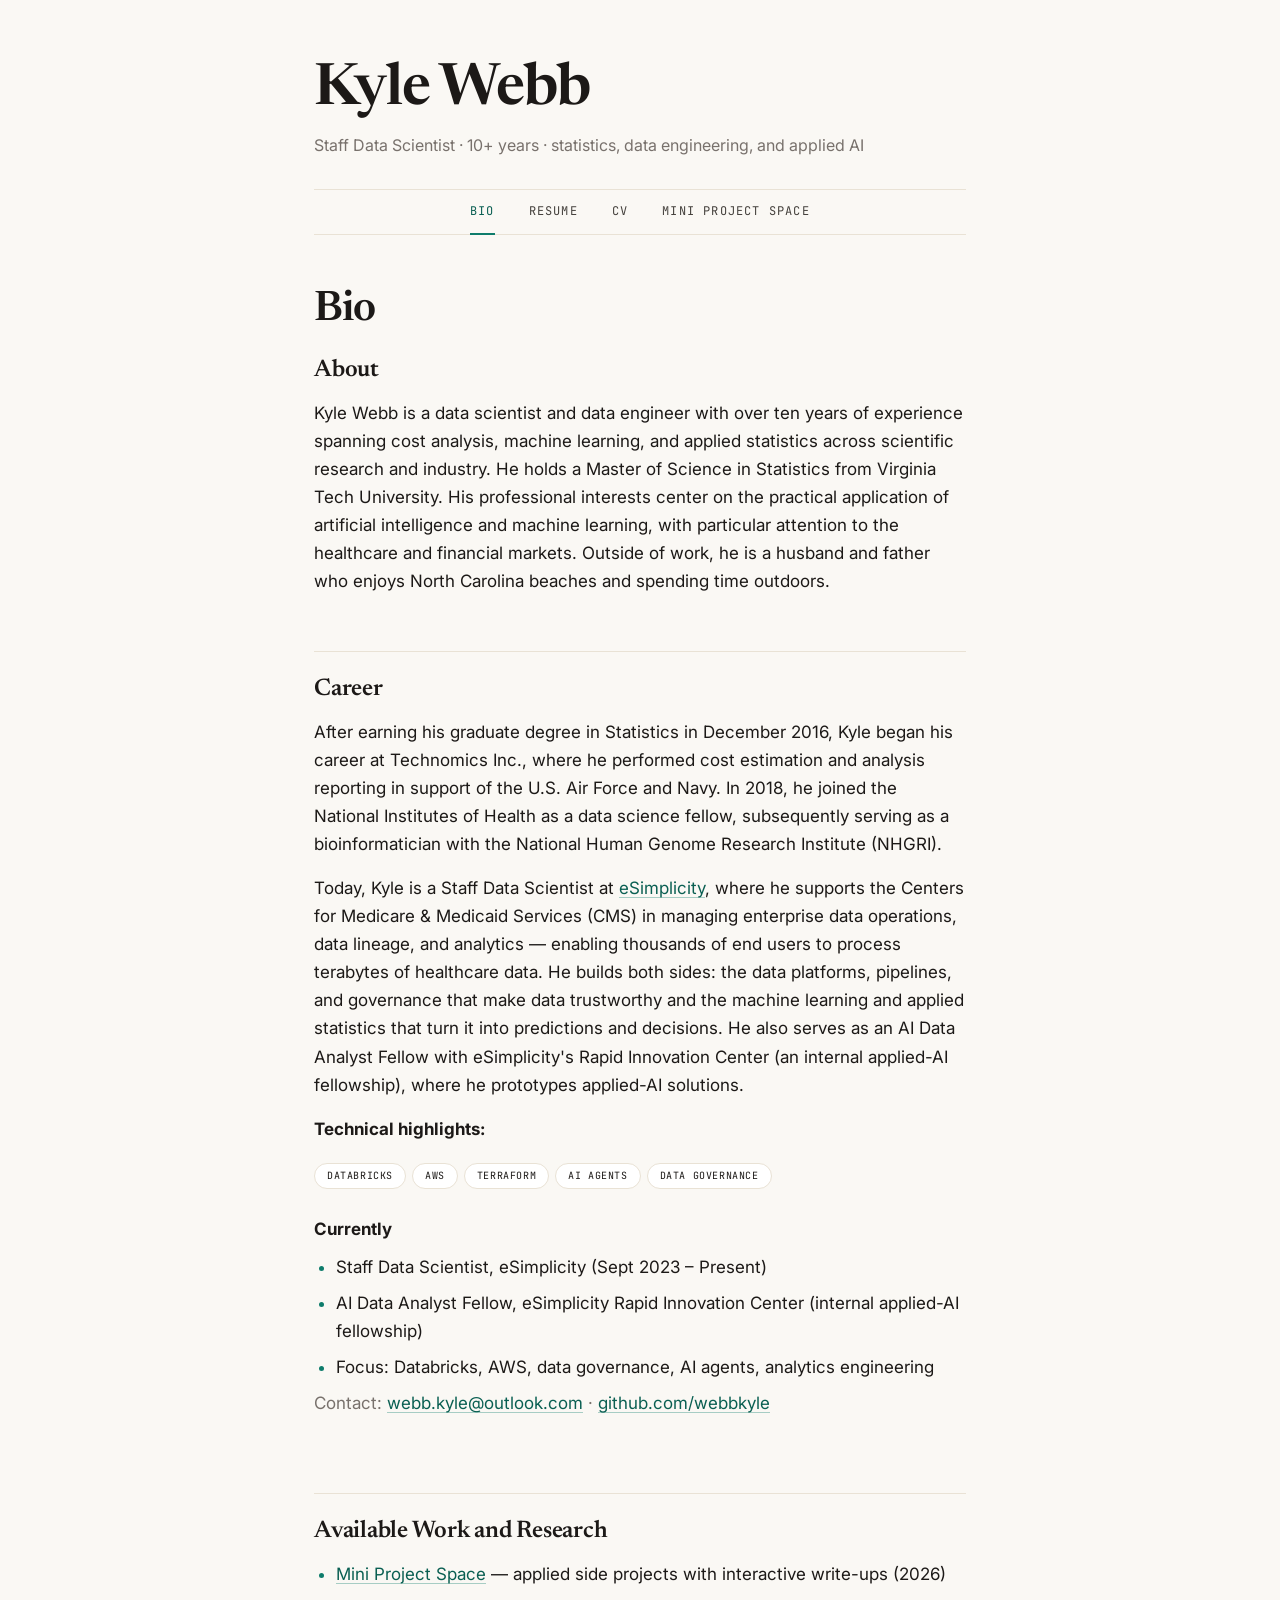
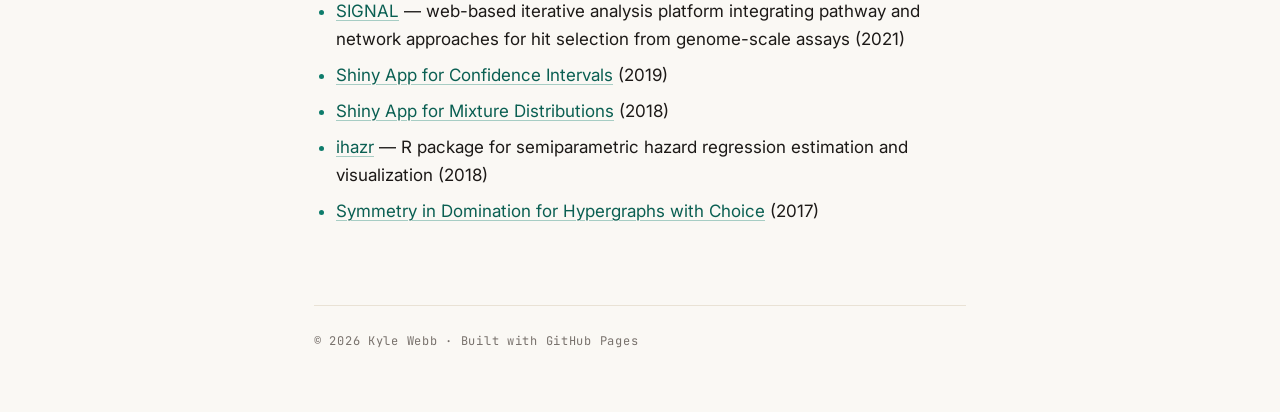
<file: index.html>
<!DOCTYPE html>
<html lang="en">
<head>
<meta charset="utf-8">
<meta name="viewport" content="width=device-width, initial-scale=1">
<title>Kyle Webb — Data Scientist</title>
<link rel="preconnect" href="https://fonts.googleapis.com">
<link rel="preconnect" href="https://fonts.gstatic.com" crossorigin>
<link href="https://fonts.googleapis.com/css2?family=Newsreader:opsz,wght@6..72,400;6..72,500;6..72,600&family=Inter:wght@400;500;600&family=JetBrains+Mono:wght@400;500&display=swap" rel="stylesheet">
<link rel="stylesheet" href="/assets/css/style.css">
<link rel="icon" href="/assets/favicon.svg" type="image/svg+xml">
</head>
<body>
<div class="wrap">
<header class="site">
<p class="name">Kyle Webb</p>
<p class="tagline">Staff Data Scientist · 10+ years · statistics, data engineering, and applied AI</p>
<nav>
<a href="/" class="active">Bio</a>
<a href="/resume/">Resume</a>
<a href="/cv/">CV</a>
<a href="/mini-projects/">Mini Project Space</a>
</nav>
</header>

<main>
<h1>Bio</h1>

<h2 class="content-sub-header">About</h2>
<p>Kyle Webb is a data scientist and data engineer with over ten years of experience spanning cost analysis, machine learning, and applied statistics across scientific research and industry. He holds a Master of Science in Statistics from Virginia Tech University. His professional interests center on the practical application of artificial intelligence and machine learning, with particular attention to the healthcare and financial markets. Outside of work, he is a husband and father who enjoys North Carolina beaches and spending time outdoors.</p>

<h2 class="content-sub-header">Career</h2>
<p>After earning his graduate degree in Statistics in December 2016, Kyle began his career at Technomics Inc., where he performed cost estimation and analysis reporting in support of the U.S. Air Force and Navy. In 2018, he joined the National Institutes of Health as a data science fellow, subsequently serving as a bioinformatician with the National Human Genome Research Institute (NHGRI).</p>

<p>Today, Kyle is a Staff Data Scientist at <a href="https://esimplicity.com/">eSimplicity</a>, where he supports the Centers for Medicare &amp; Medicaid Services (CMS) in managing enterprise data operations, data lineage, and analytics — enabling thousands of end users to process terabytes of healthcare data. He builds both sides: the data platforms, pipelines, and governance that make data trustworthy and the machine learning and applied statistics that turn it into predictions and decisions. He also serves as an AI Data Analyst Fellow with eSimplicity's Rapid Innovation Center (an internal applied-AI fellowship), where he prototypes applied-AI solutions.</p>

<p><strong>Technical highlights:</strong></p>
<p class="tags"><span class="tag">Databricks</span><span class="tag">AWS</span><span class="tag">Terraform</span><span class="tag">AI agents</span><span class="tag">Data governance</span></p>

<div class="card">
<strong>Currently</strong>
<ul class="tight">
<li>Staff Data Scientist, eSimplicity (Sept 2023 – Present)</li>
<li>AI Data Analyst Fellow, eSimplicity Rapid Innovation Center (internal applied-AI fellowship)</li>
<li>Focus: Databricks, AWS, data governance, AI agents, analytics engineering</li>
</ul>
<p class="muted" style="margin-bottom:0">Contact: <a href="mailto:webb.kyle@outlook.com">webb.kyle@outlook.com</a> · <a href="https://github.com/webbkyle">github.com/webbkyle</a></p>
</div>

<h2 class="content-sub-header">Available Work and Research</h2>
<ul class="tight">
<li><a href="/mini-projects/">Mini Project Space</a> — applied side projects with interactive write-ups (2026)</li>
<li><a href="https://www.sciencedirect.com/science/article/pii/S2405471221000818">SIGNAL</a> — web-based iterative analysis platform integrating pathway and network approaches for hit selection from genome-scale assays (2021)</li>
<li><a href="https://webb-kyle.shinyapps.io/shinyapp-confidence-int/">Shiny App for Confidence Intervals</a> (2019)</li>
<li><a href="https://webb-kyle.shinyapps.io/mixture_simulation/">Shiny App for Mixture Distributions</a> (2018)</li>
<li><a href="https://github.com/webbkyle/ihazr">ihazr</a> — R package for semiparametric hazard regression estimation and visualization (2018)</li>
<li><a href="https://doi.org/10.3390/sym9030046">Symmetry in Domination for Hypergraphs with Choice</a> (2017)</li>
</ul>
</main>

<footer class="site">
© 2026 Kyle Webb · Built with GitHub Pages
</footer>
</div>
</body>
</html>
</file>
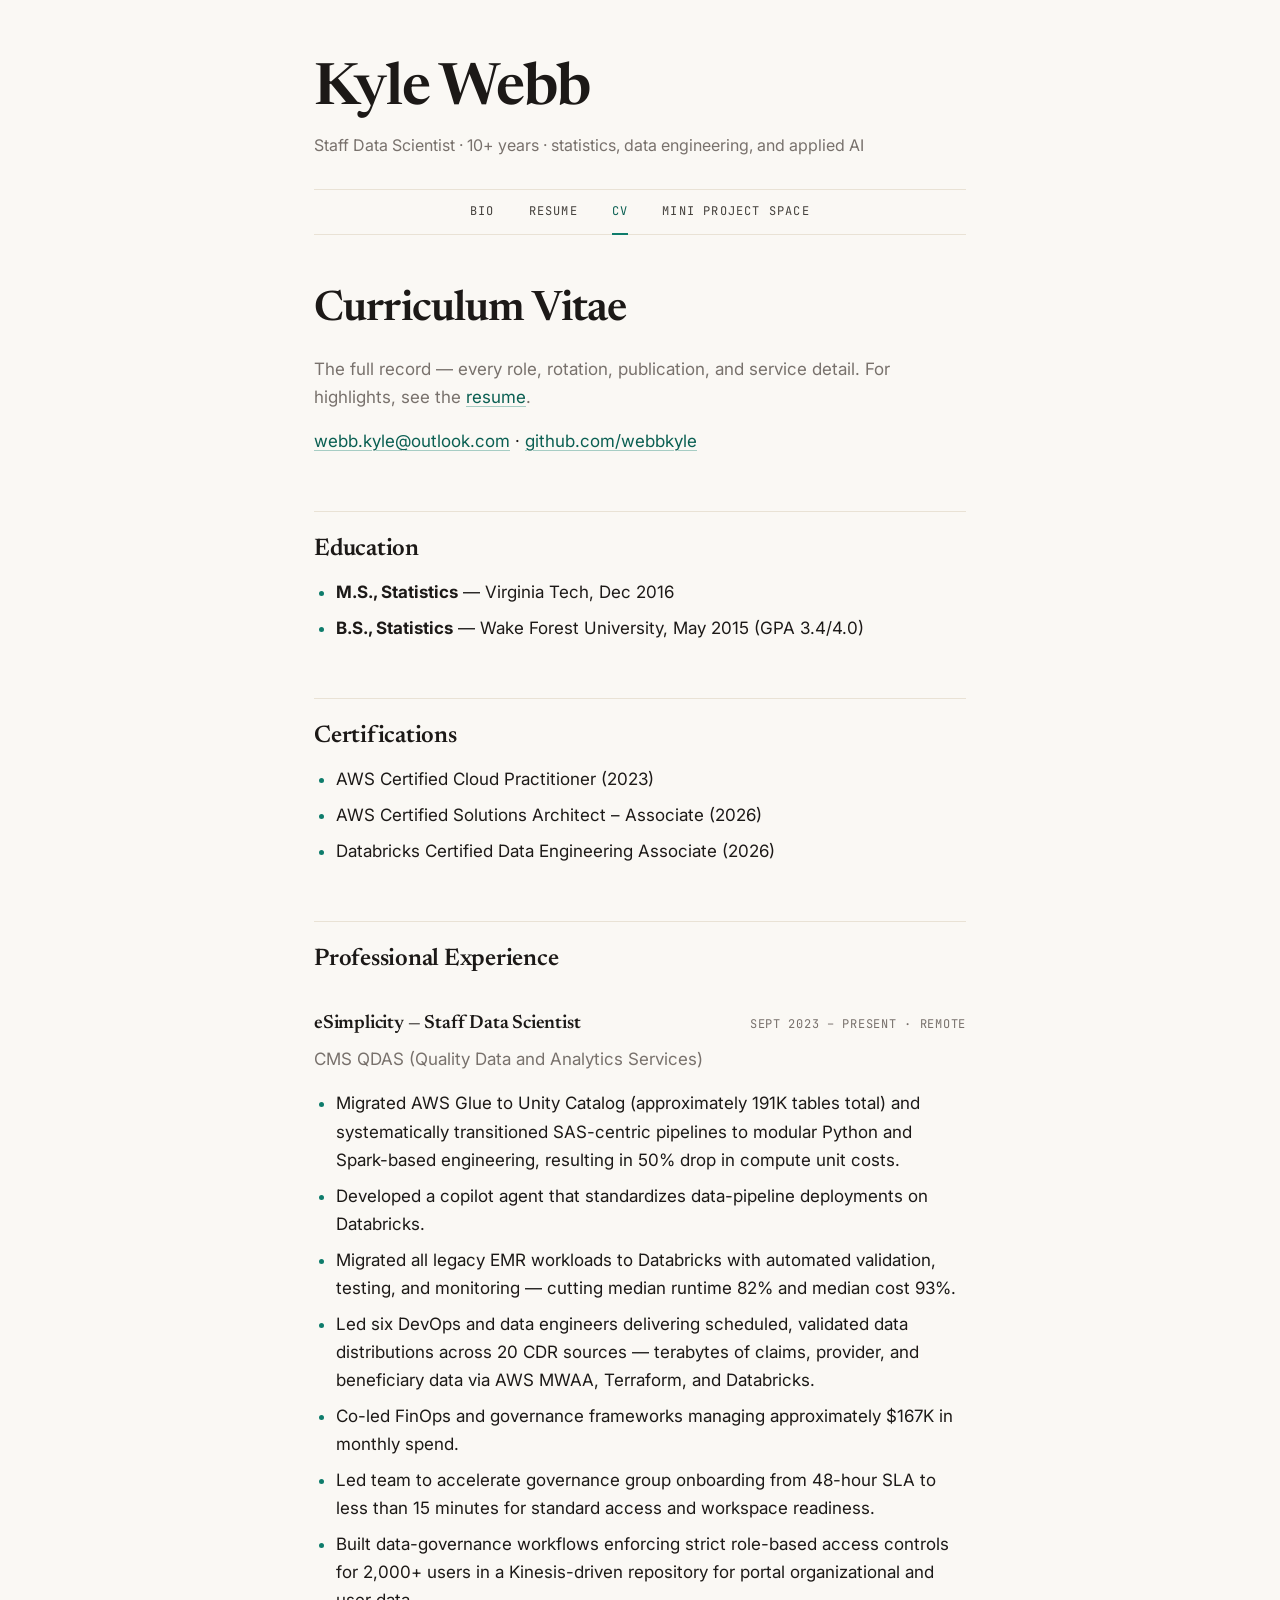
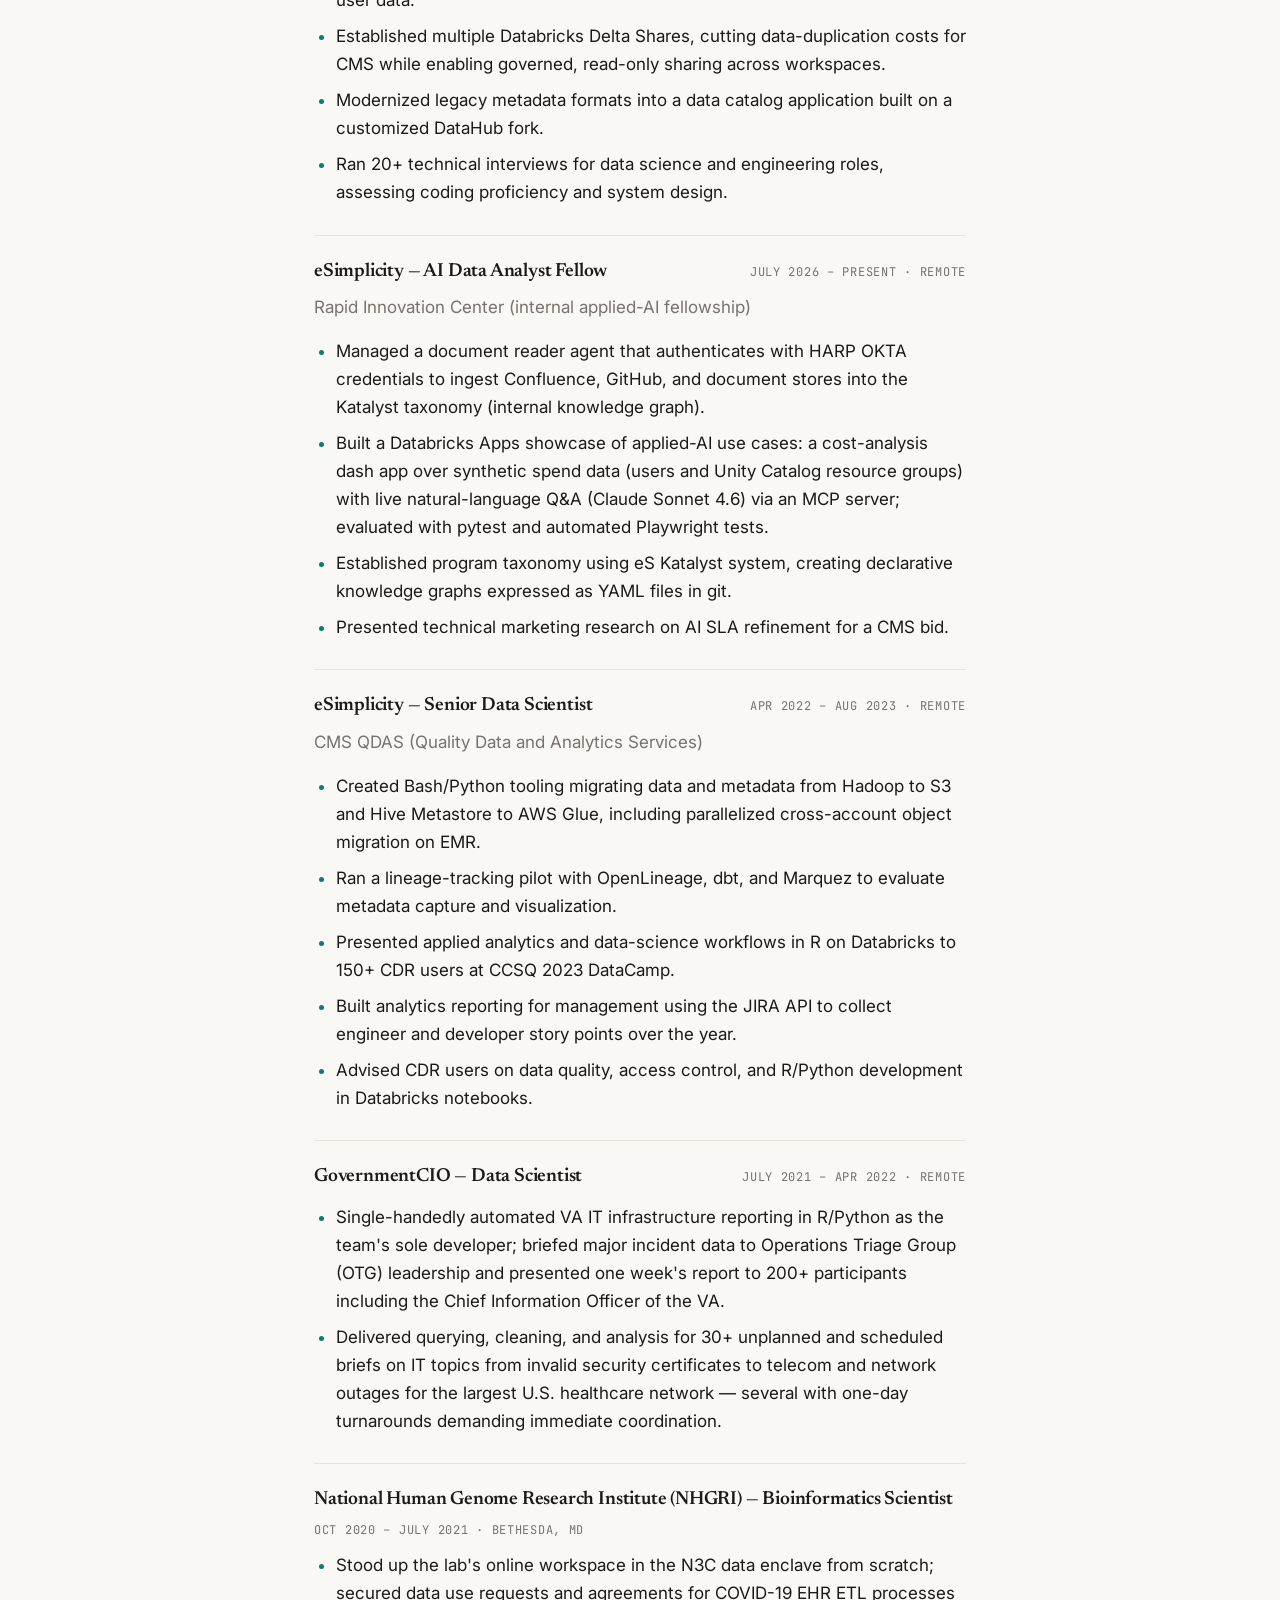
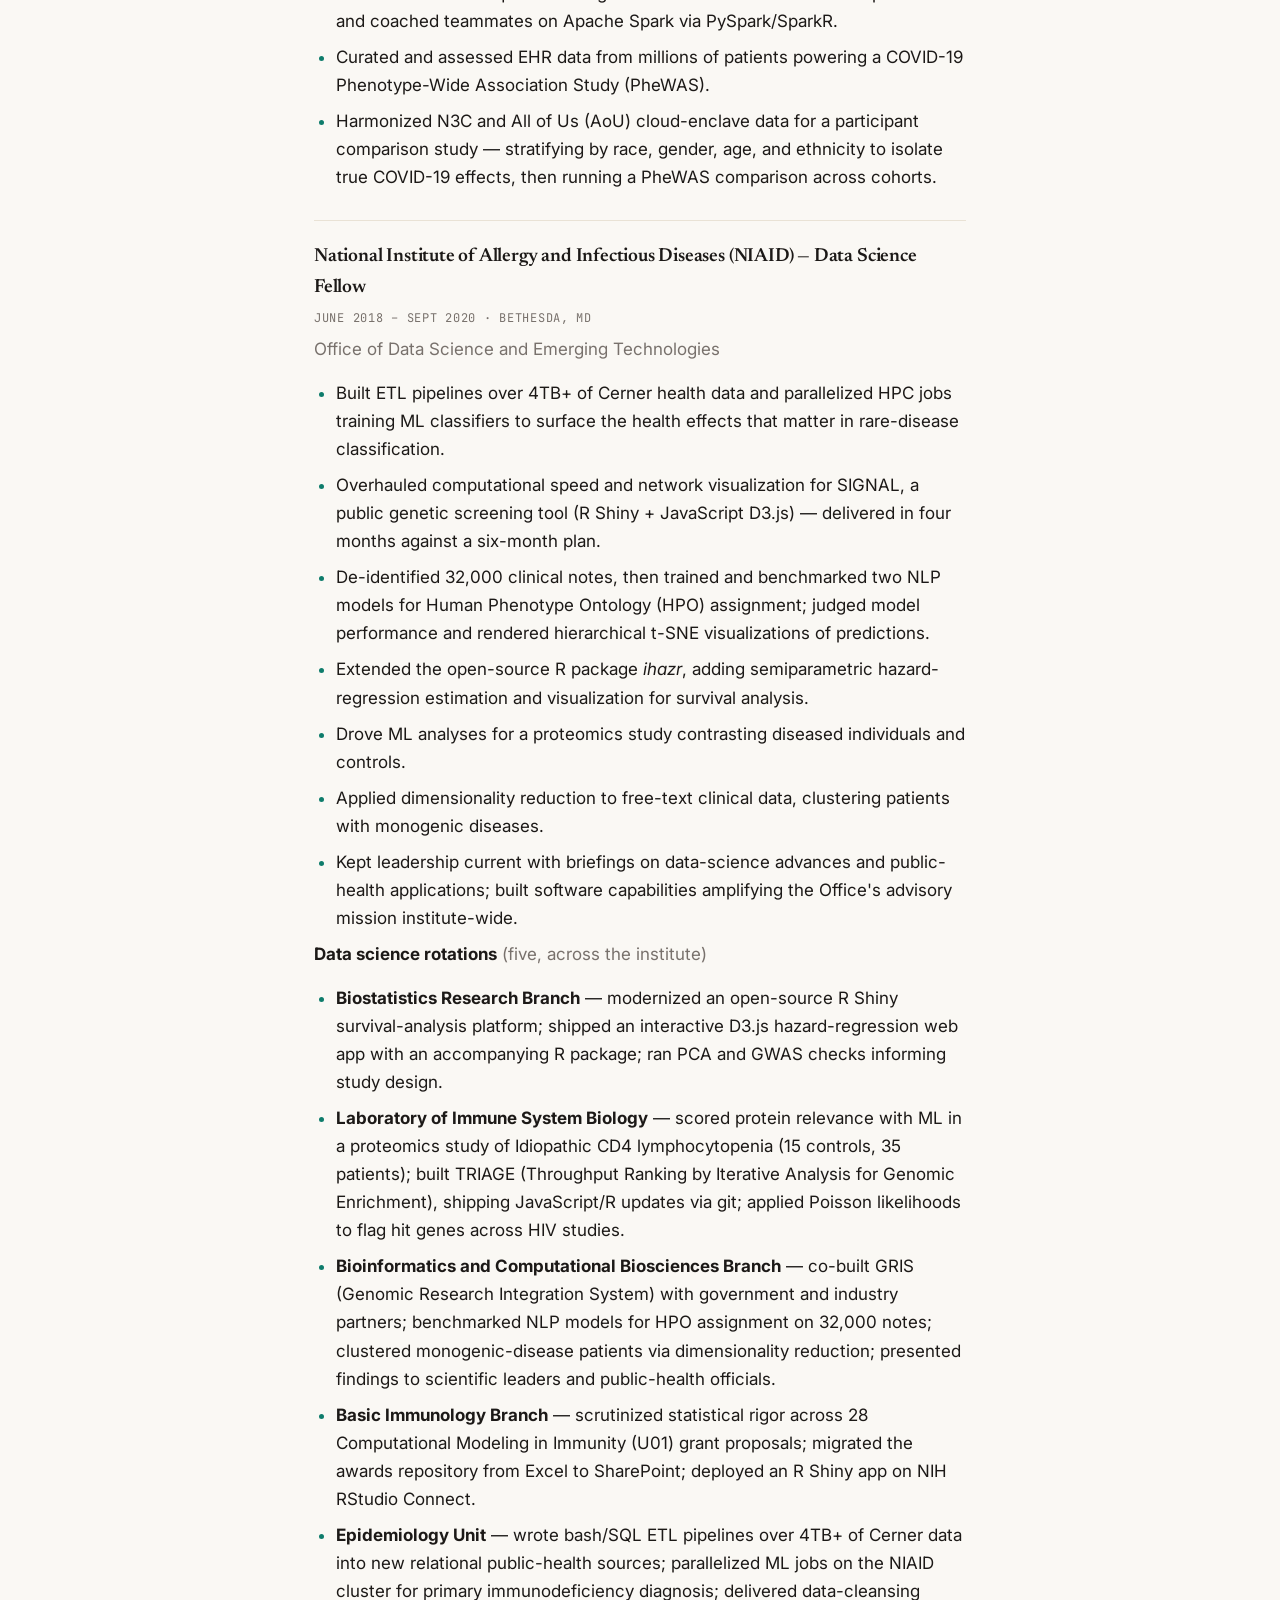
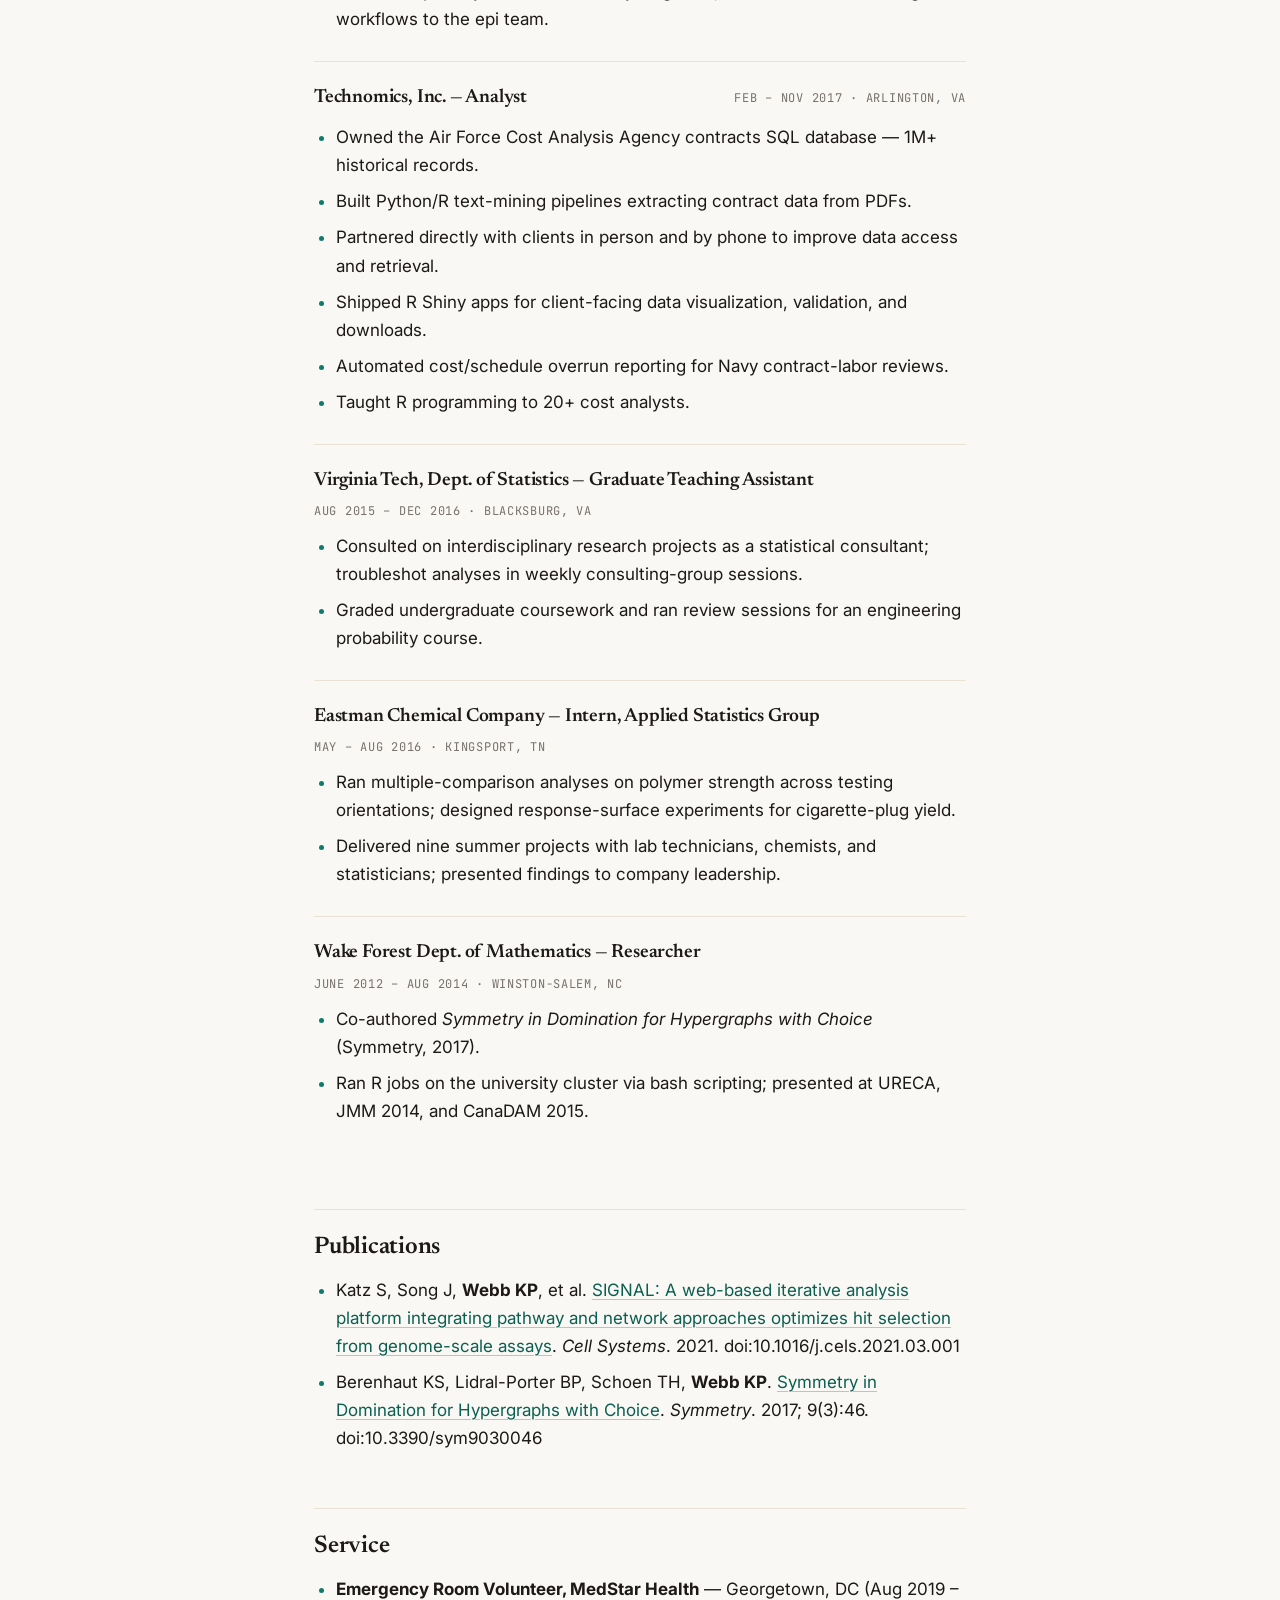
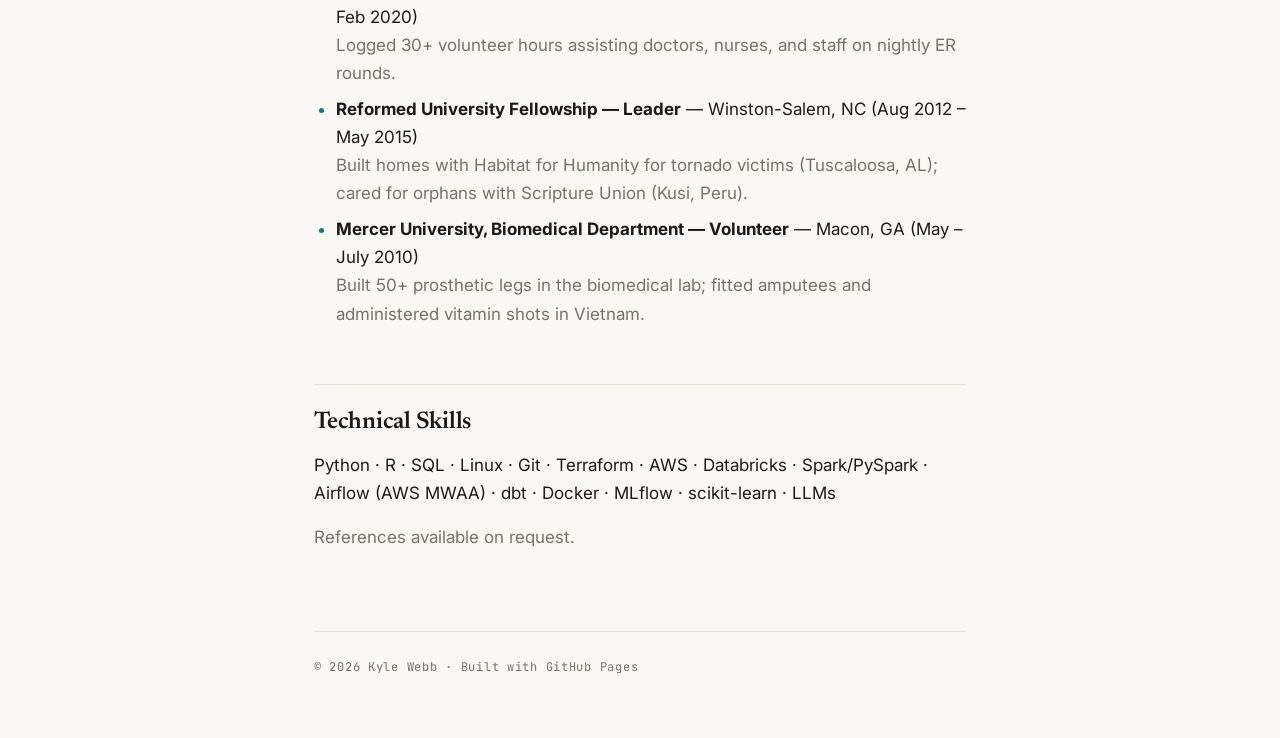
<file: cv/index.html>
<!DOCTYPE html>
<html lang="en">
<head>
<meta charset="utf-8">
<meta name="viewport" content="width=device-width, initial-scale=1">
<title>CV — Kyle Webb</title>
<link rel="preconnect" href="https://fonts.googleapis.com">
<link rel="preconnect" href="https://fonts.gstatic.com" crossorigin>
<link href="https://fonts.googleapis.com/css2?family=Newsreader:opsz,wght@6..72,400;6..72,500;6..72,600&family=Inter:wght@400;500;600&family=JetBrains+Mono:wght@400;500&display=swap" rel="stylesheet">
<link rel="stylesheet" href="/assets/css/style.css">
<link rel="icon" href="/assets/favicon.svg" type="image/svg+xml">
</head>
<body>
<div class="wrap">
<header class="site">
<p class="name">Kyle Webb</p>
<p class="tagline">Staff Data Scientist · 10+ years · statistics, data engineering, and applied AI</p>
<nav>
<a href="/">Bio</a>
<a href="/resume/">Resume</a>
<a href="/cv/" class="active">CV</a>
<a href="/mini-projects/">Mini Project Space</a>
</nav>
</header>

<main>
<h1>Curriculum Vitae</h1>
<p class="muted">The full record — every role, rotation, publication, and service detail. For highlights, see the <a href="/resume/">resume</a>.</p>
<p><a href="mailto:webb.kyle@outlook.com">webb.kyle@outlook.com</a> · <a href="https://github.com/webbkyle">github.com/webbkyle</a></p>

<h2>Education</h2>
<ul class="tight">
<li><strong>M.S., Statistics</strong> — Virginia Tech, Dec 2016</li>
<li><strong>B.S., Statistics</strong> — Wake Forest University, May 2015 (GPA 3.4/4.0)</li>
</ul>

<h2>Certifications</h2>
<ul class="tight">
<li>AWS Certified Cloud Practitioner (2023)</li>
<li>AWS Certified Solutions Architect – Associate (2026)</li>
<li>Databricks Certified Data Engineering Associate (2026)</li>
</ul>

<h2>Professional Experience</h2>

<div class="card">
<div class="job-head"><strong>eSimplicity — Staff Data Scientist</strong><span class="job-date">Sept 2023 – Present · Remote</span></div>
<p class="muted" style="margin-top:0">CMS QDAS (Quality Data and Analytics Services)</p>
<ul class="tight">
<li>Migrated AWS Glue to Unity Catalog (approximately 191K tables total) and systematically transitioned SAS-centric pipelines to modular Python and Spark-based engineering, resulting in 50% drop in compute unit costs.</li>
<li>Developed a copilot agent that standardizes data-pipeline deployments on Databricks.</li>
<li>Migrated all legacy EMR workloads to Databricks with automated validation, testing, and monitoring — cutting median runtime 82% and median cost 93%.</li>
<li>Led six DevOps and data engineers delivering scheduled, validated data distributions across 20 CDR sources — terabytes of claims, provider, and beneficiary data via AWS MWAA, Terraform, and Databricks.</li>
<li>Co-led FinOps and governance frameworks managing approximately $167K in monthly spend.</li>
<li>Led team to accelerate governance group onboarding from 48-hour SLA to less than 15 minutes for standard access and workspace readiness.</li>
<li>Built data-governance workflows enforcing strict role-based access controls for 2,000+ users in a Kinesis-driven repository for portal organizational and user data.</li>
<li>Established multiple Databricks Delta Shares, cutting data-duplication costs for CMS while enabling governed, read-only sharing across workspaces.</li>
<li>Modernized legacy metadata formats into a data catalog application built on a customized DataHub fork.</li>
<li>Ran 20+ technical interviews for data science and engineering roles, assessing coding proficiency and system design.</li>
</ul>
</div>

<div class="card">
<div class="job-head"><strong>eSimplicity — AI Data Analyst Fellow</strong><span class="job-date">July 2026 – Present · Remote</span></div>
<p class="muted" style="margin-top:0">Rapid Innovation Center (internal applied-AI fellowship)</p>
<ul class="tight">
<li>Managed a document reader agent that authenticates with HARP OKTA credentials to ingest Confluence, GitHub, and document stores into the Katalyst taxonomy (internal knowledge graph).</li>
<li>Built a Databricks Apps showcase of applied-AI use cases: a cost-analysis dash app over synthetic spend data (users and Unity Catalog resource groups) with live natural-language Q&A (Claude Sonnet 4.6) via an MCP server; evaluated with pytest and automated Playwright tests.</li>
<li>Established program taxonomy using eS Katalyst system, creating declarative knowledge graphs expressed as YAML files in git.</li>
<li>Presented technical marketing research on AI SLA refinement for a CMS bid.</li>
</ul>
</div>

<div class="card">
<div class="job-head"><strong>eSimplicity — Senior Data Scientist</strong><span class="job-date">Apr 2022 – Aug 2023 · Remote</span></div>
<p class="muted" style="margin-top:0">CMS QDAS (Quality Data and Analytics Services)</p>
<ul class="tight">
<li>Created Bash/Python tooling migrating data and metadata from Hadoop to S3 and Hive Metastore to AWS Glue, including parallelized cross-account object migration on EMR.</li>
<li>Ran a lineage-tracking pilot with OpenLineage, dbt, and Marquez to evaluate metadata capture and visualization.</li>
<li>Presented applied analytics and data-science workflows in R on Databricks to 150+ CDR users at CCSQ 2023 DataCamp.</li>
<li>Built analytics reporting for management using the JIRA API to collect engineer and developer story points over the year.</li>
<li>Advised CDR users on data quality, access control, and R/Python development in Databricks notebooks.</li>
</ul>
</div>

<div class="card">
<div class="job-head"><strong>GovernmentCIO — Data Scientist</strong><span class="job-date">July 2021 – Apr 2022 · Remote</span></div>
<ul class="tight">
<li>Single-handedly automated VA IT infrastructure reporting in R/Python as the team's sole developer; briefed major incident data to Operations Triage Group (OTG) leadership and presented one week's report to 200+ participants including the Chief Information Officer of the VA.</li>
<li>Delivered querying, cleaning, and analysis for 30+ unplanned and scheduled briefs on IT topics from invalid security certificates to telecom and network outages for the largest U.S. healthcare network — several with one-day turnarounds demanding immediate coordination.</li>
</ul>
</div>

<div class="card">
<div class="job-head"><strong>National Human Genome Research Institute (NHGRI) — Bioinformatics Scientist</strong><span class="job-date">Oct 2020 – July 2021 · Bethesda, MD</span></div>
<ul class="tight">
<li>Stood up the lab's online workspace in the N3C data enclave from scratch; secured data use requests and agreements for COVID-19 EHR ETL processes and coached teammates on Apache Spark via PySpark/SparkR.</li>
<li>Curated and assessed EHR data from millions of patients powering a COVID-19 Phenotype-Wide Association Study (PheWAS).</li>
<li>Harmonized N3C and All of Us (AoU) cloud-enclave data for a participant comparison study — stratifying by race, gender, age, and ethnicity to isolate true COVID-19 effects, then running a PheWAS comparison across cohorts.</li>
</ul>
</div>

<div class="card">
<div class="job-head"><strong>National Institute of Allergy and Infectious Diseases (NIAID) — Data Science Fellow</strong><span class="job-date">June 2018 – Sept 2020 · Bethesda, MD</span></div>
<p class="muted" style="margin-top:0">Office of Data Science and Emerging Technologies</p>
<ul class="tight">
<li>Built ETL pipelines over 4TB+ of Cerner health data and parallelized HPC jobs training ML classifiers to surface the health effects that matter in rare-disease classification.</li>
<li>Overhauled computational speed and network visualization for SIGNAL, a public genetic screening tool (R Shiny + JavaScript D3.js) — delivered in four months against a six-month plan.</li>
<li>De-identified 32,000 clinical notes, then trained and benchmarked two NLP models for Human Phenotype Ontology (HPO) assignment; judged model performance and rendered hierarchical t-SNE visualizations of predictions.</li>
<li>Extended the open-source R package <em>ihazr</em>, adding semiparametric hazard-regression estimation and visualization for survival analysis.</li>
<li>Drove ML analyses for a proteomics study contrasting diseased individuals and controls.</li>
<li>Applied dimensionality reduction to free-text clinical data, clustering patients with monogenic diseases.</li>
<li>Kept leadership current with briefings on data-science advances and public-health applications; built software capabilities amplifying the Office's advisory mission institute-wide.</li>
</ul>
<p><strong>Data science rotations</strong> <span class="muted">(five, across the institute)</span></p>
<ul class="tight">
<li><strong>Biostatistics Research Branch</strong> — modernized an open-source R Shiny survival-analysis platform; shipped an interactive D3.js hazard-regression web app with an accompanying R package; ran PCA and GWAS checks informing study design.</li>
<li><strong>Laboratory of Immune System Biology</strong> — scored protein relevance with ML in a proteomics study of Idiopathic CD4 lymphocytopenia (15 controls, 35 patients); built TRIAGE (Throughput Ranking by Iterative Analysis for Genomic Enrichment), shipping JavaScript/R updates via git; applied Poisson likelihoods to flag hit genes across HIV studies.</li>
<li><strong>Bioinformatics and Computational Biosciences Branch</strong> — co-built GRIS (Genomic Research Integration System) with government and industry partners; benchmarked NLP models for HPO assignment on 32,000 notes; clustered monogenic-disease patients via dimensionality reduction; presented findings to scientific leaders and public-health officials.</li>
<li><strong>Basic Immunology Branch</strong> — scrutinized statistical rigor across 28 Computational Modeling in Immunity (U01) grant proposals; migrated the awards repository from Excel to SharePoint; deployed an R Shiny app on NIH RStudio Connect.</li>
<li><strong>Epidemiology Unit</strong> — wrote bash/SQL ETL pipelines over 4TB+ of Cerner data into new relational public-health sources; parallelized ML jobs on the NIAID cluster for primary immunodeficiency diagnosis; delivered data-cleansing workflows to the epi team.</li>
</ul>
</div>

<div class="card">
<div class="job-head"><strong>Technomics, Inc. — Analyst</strong><span class="job-date">Feb – Nov 2017 · Arlington, VA</span></div>
<ul class="tight">
<li>Owned the Air Force Cost Analysis Agency contracts SQL database — 1M+ historical records.</li>
<li>Built Python/R text-mining pipelines extracting contract data from PDFs.</li>
<li>Partnered directly with clients in person and by phone to improve data access and retrieval.</li>
<li>Shipped R Shiny apps for client-facing data visualization, validation, and downloads.</li>
<li>Automated cost/schedule overrun reporting for Navy contract-labor reviews.</li>
<li>Taught R programming to 20+ cost analysts.</li>
</ul>
</div>

<div class="card">
<div class="job-head"><strong>Virginia Tech, Dept. of Statistics — Graduate Teaching Assistant</strong><span class="job-date">Aug 2015 – Dec 2016 · Blacksburg, VA</span></div>
<ul class="tight">
<li>Consulted on interdisciplinary research projects as a statistical consultant; troubleshot analyses in weekly consulting-group sessions.</li>
<li>Graded undergraduate coursework and ran review sessions for an engineering probability course.</li>
</ul>
</div>

<div class="card">
<div class="job-head"><strong>Eastman Chemical Company — Intern, Applied Statistics Group</strong><span class="job-date">May – Aug 2016 · Kingsport, TN</span></div>
<ul class="tight">
<li>Ran multiple-comparison analyses on polymer strength across testing orientations; designed response-surface experiments for cigarette-plug yield.</li>
<li>Delivered nine summer projects with lab technicians, chemists, and statisticians; presented findings to company leadership.</li>
</ul>
</div>

<div class="card">
<div class="job-head"><strong>Wake Forest Dept. of Mathematics — Researcher</strong><span class="job-date">June 2012 – Aug 2014 · Winston-Salem, NC</span></div>
<ul class="tight">
<li>Co-authored <em>Symmetry in Domination for Hypergraphs with Choice</em> (Symmetry, 2017).</li>
<li>Ran R jobs on the university cluster via bash scripting; presented at URECA, JMM 2014, and CanaDAM 2015.</li>
</ul>
</div>

<h2>Publications</h2>
<ul class="tight">
<li>Katz S, Song J, <strong>Webb KP</strong>, et al. <a href="https://www.sciencedirect.com/science/article/pii/S2405471221000818">SIGNAL: A web-based iterative analysis platform integrating pathway and network approaches optimizes hit selection from genome-scale assays</a>. <em>Cell Systems</em>. 2021. doi:10.1016/j.cels.2021.03.001</li>
<li>Berenhaut KS, Lidral-Porter BP, Schoen TH, <strong>Webb KP</strong>. <a href="https://doi.org/10.3390/sym9030046">Symmetry in Domination for Hypergraphs with Choice</a>. <em>Symmetry</em>. 2017; 9(3):46. doi:10.3390/sym9030046</li>
</ul>

<h2>Service</h2>
<ul class="tight">
<li><strong>Emergency Room Volunteer, MedStar Health</strong> — Georgetown, DC (Aug 2019 – Feb 2020)<br><span class="muted">Logged 30+ volunteer hours assisting doctors, nurses, and staff on nightly ER rounds.</span></li>
<li><strong>Reformed University Fellowship — Leader</strong> — Winston-Salem, NC (Aug 2012 – May 2015)<br><span class="muted">Built homes with Habitat for Humanity for tornado victims (Tuscaloosa, AL); cared for orphans with Scripture Union (Kusi, Peru).</span></li>
<li><strong>Mercer University, Biomedical Department — Volunteer</strong> — Macon, GA (May – July 2010)<br><span class="muted">Built 50+ prosthetic legs in the biomedical lab; fitted amputees and administered vitamin shots in Vietnam.</span></li>
</ul>

<h2>Technical Skills</h2>
<p>Python · R · SQL · Linux · Git · Terraform · AWS · Databricks · Spark/PySpark · Airflow (AWS MWAA) · dbt · Docker · MLflow · scikit-learn · LLMs</p>

<p class="muted">References available on request.</p>
</main>

<footer class="site">
© 2026 Kyle Webb · Built with GitHub Pages
</footer>
</div>
</body>
</html>
</file>
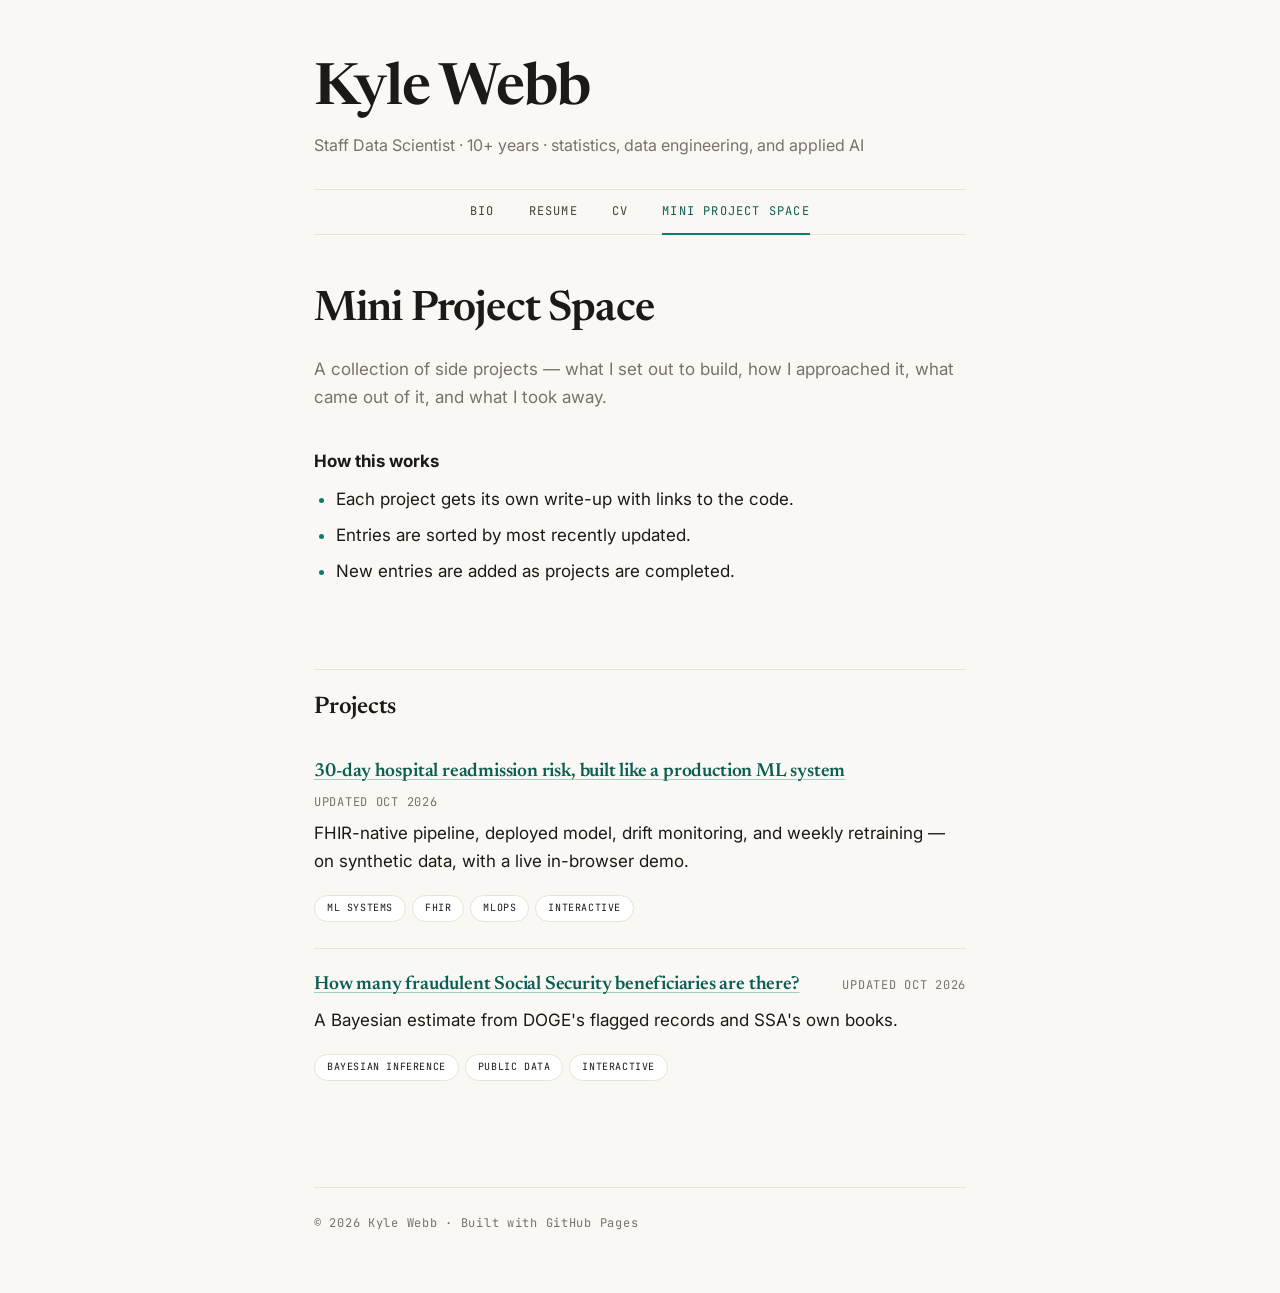
<file: mini-projects/index.html>
<!DOCTYPE html>
<html lang="en">
<head>
<meta charset="utf-8">
<meta name="viewport" content="width=device-width, initial-scale=1">
<title>Mini Project Space — Kyle Webb</title>
<link rel="preconnect" href="https://fonts.googleapis.com">
<link rel="preconnect" href="https://fonts.gstatic.com" crossorigin>
<link href="https://fonts.googleapis.com/css2?family=Newsreader:opsz,wght@6..72,400;6..72,500;6..72,600&family=Inter:wght@400;500;600&family=JetBrains+Mono:wght@400;500&display=swap" rel="stylesheet">
<link rel="stylesheet" href="/assets/css/style.css">
<link rel="icon" href="/assets/favicon.svg" type="image/svg+xml">
</head>
<body>
<div class="wrap">
<header class="site">
<p class="name">Kyle Webb</p>
<p class="tagline">Staff Data Scientist · 10+ years · statistics, data engineering, and applied AI</p>
<nav>
<a href="/">Bio</a>
<a href="/resume/">Resume</a>
<a href="/cv/">CV</a>
<a href="/mini-projects/" class="active">Mini Project Space</a>
</nav>
</header>

<main>
<h1>Mini Project Space</h1>
<p class="muted">A collection of side projects — what I set out to build, how I approached it, what came out of it, and what I took away.</p>

<div class="card">
<strong>How this works</strong>
<ul class="tight">
<li>Each project gets its own write-up with links to the code.</li>
<li>Entries are sorted by most recently updated.</li>
<li>New entries are added as projects are completed.</li>
</ul>
</div>

<h2>Projects</h2>
<div id="projects">
<!-- New project entries go here, newest first. Format:
<div class="card">
<div class="job-head"><strong><a href="/mini-projects/my-project/">Project title</a></strong><span class="job-date">Updated Oct 2026</span></div>
<p>One-line summary of what the project does and why it matters.</p>
<p class="tags"><span class="tag">Python</span><span class="tag">Pandas</span><span class="tag">Scikit-learn</span></p>
</div>
-->
<div class="card">
<div class="job-head"><strong><a href="/mini-projects/readmission-risk/">30-day hospital readmission risk, built like a production ML system</a></strong><span class="job-date">Updated Oct 2026</span></div>
<p>FHIR-native pipeline, deployed model, drift monitoring, and weekly retraining — on synthetic data, with a live in-browser demo.</p>
<p class="tags"><span class="tag">ML systems</span><span class="tag">FHIR</span><span class="tag">MLOps</span><span class="tag">Interactive</span></p>
</div>
<div class="card">
<div class="job-head"><strong><a href="/mini-projects/ss-beneficiary-fraud/">How many fraudulent Social Security beneficiaries are there?</a></strong><span class="job-date">Updated Oct 2026</span></div>
<p>A Bayesian estimate from DOGE's flagged records and SSA's own books.</p>
<p class="tags"><span class="tag">Bayesian inference</span><span class="tag">Public data</span><span class="tag">Interactive</span></p>
</div>

</div>
</main>

<footer class="site">
© 2026 Kyle Webb · Built with GitHub Pages
</footer>
</div>
</body>
</html>
</file>
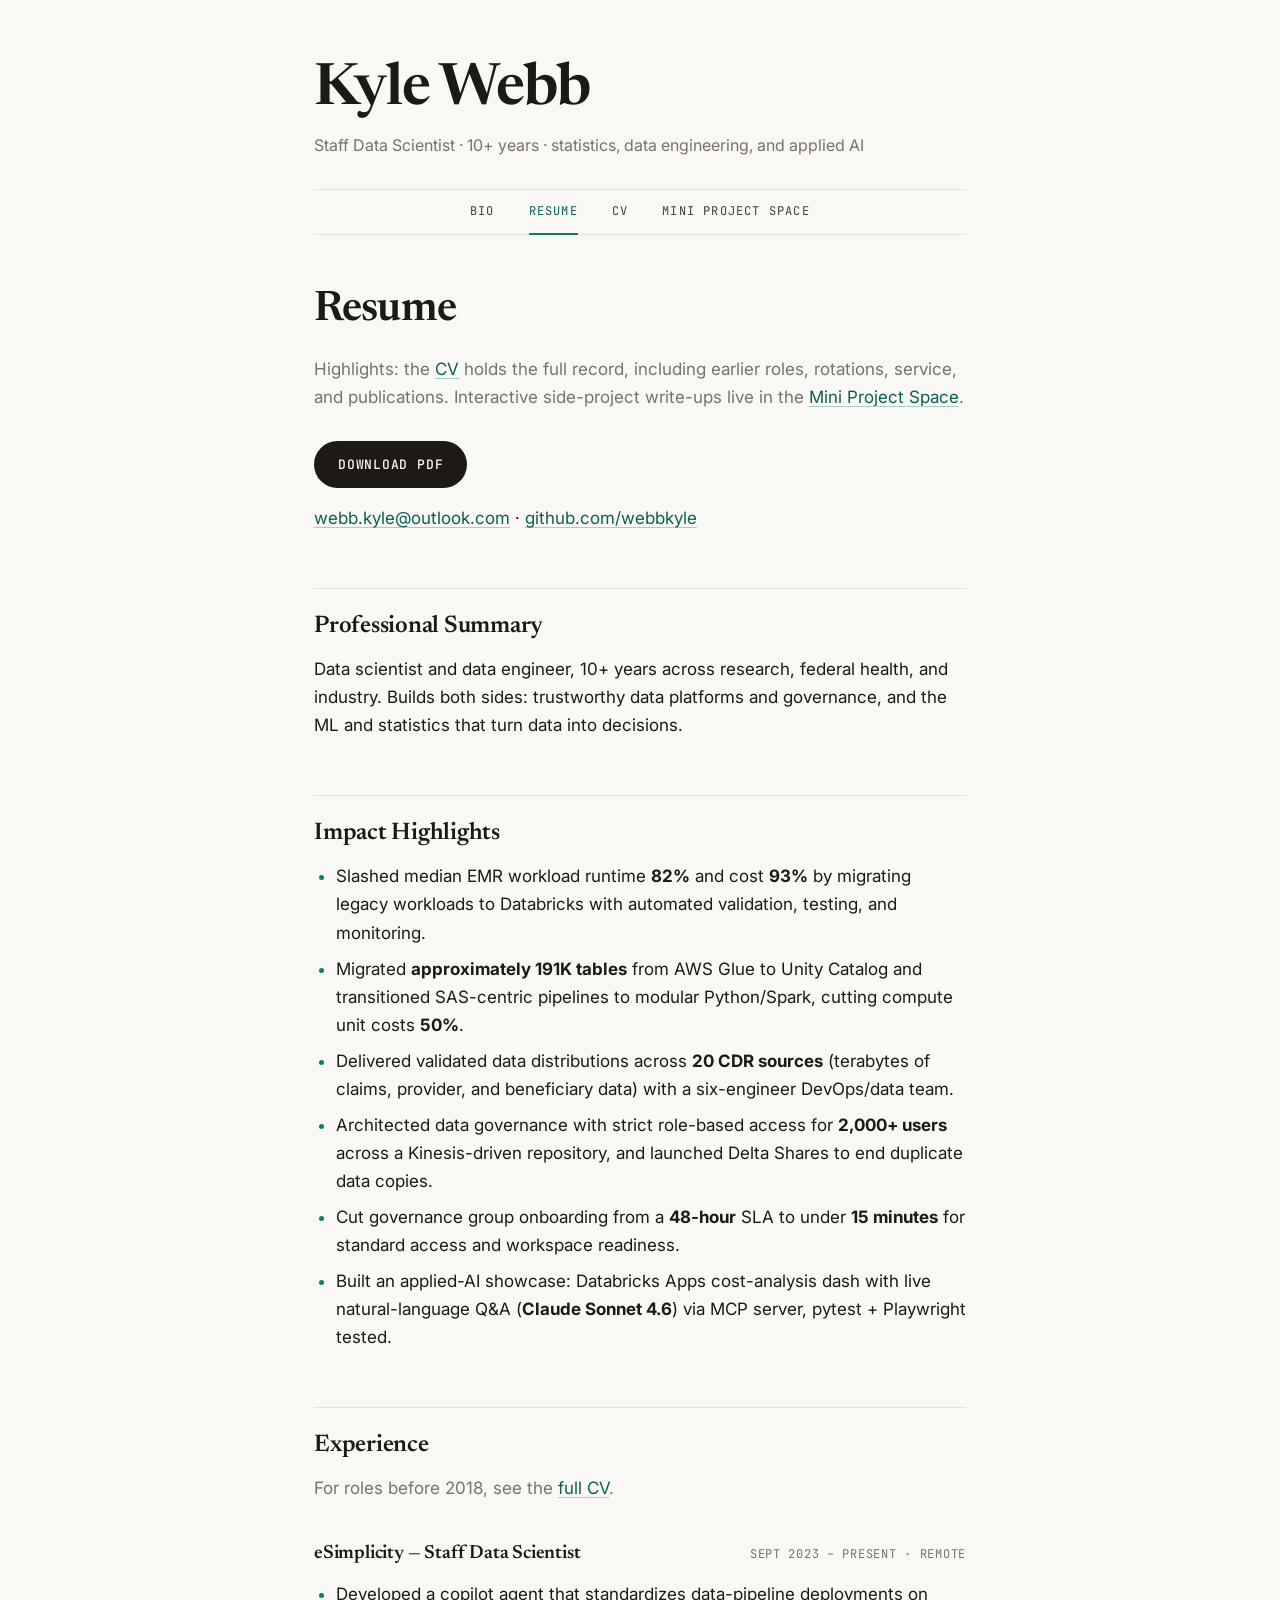
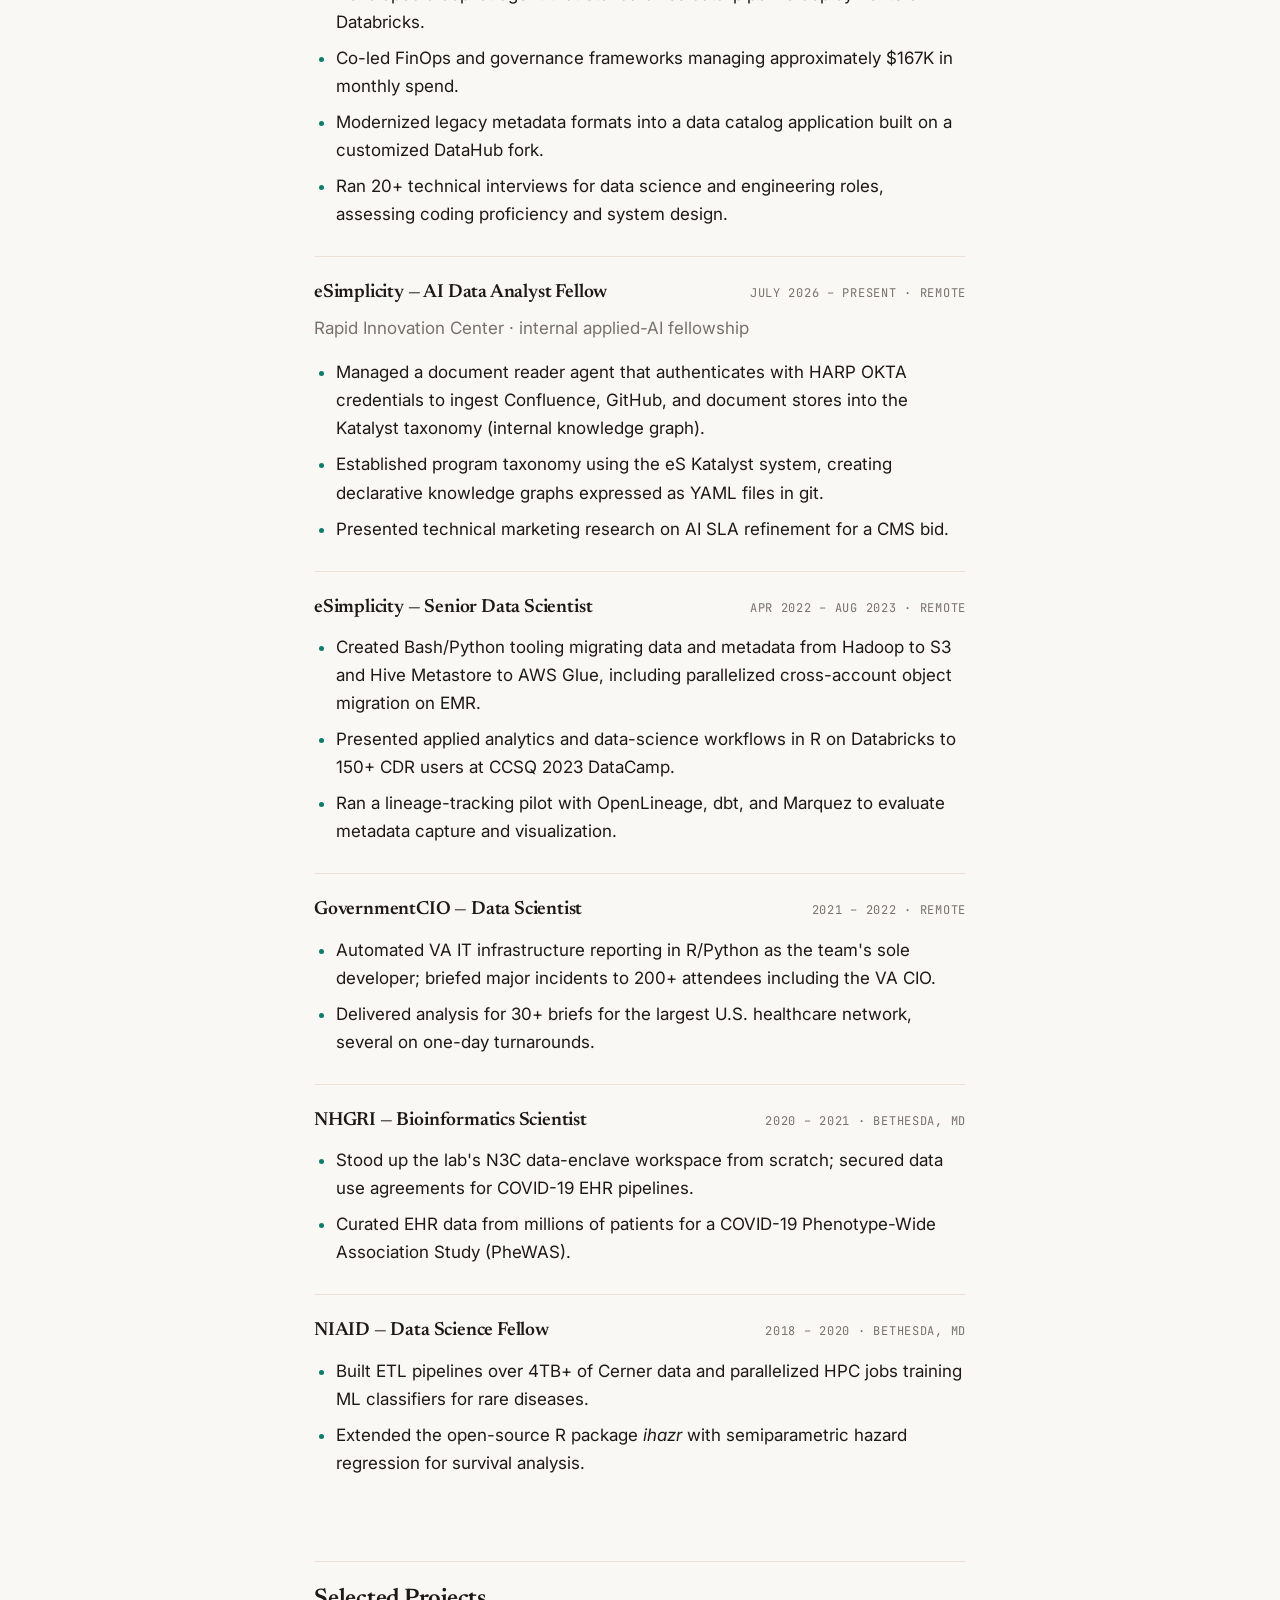
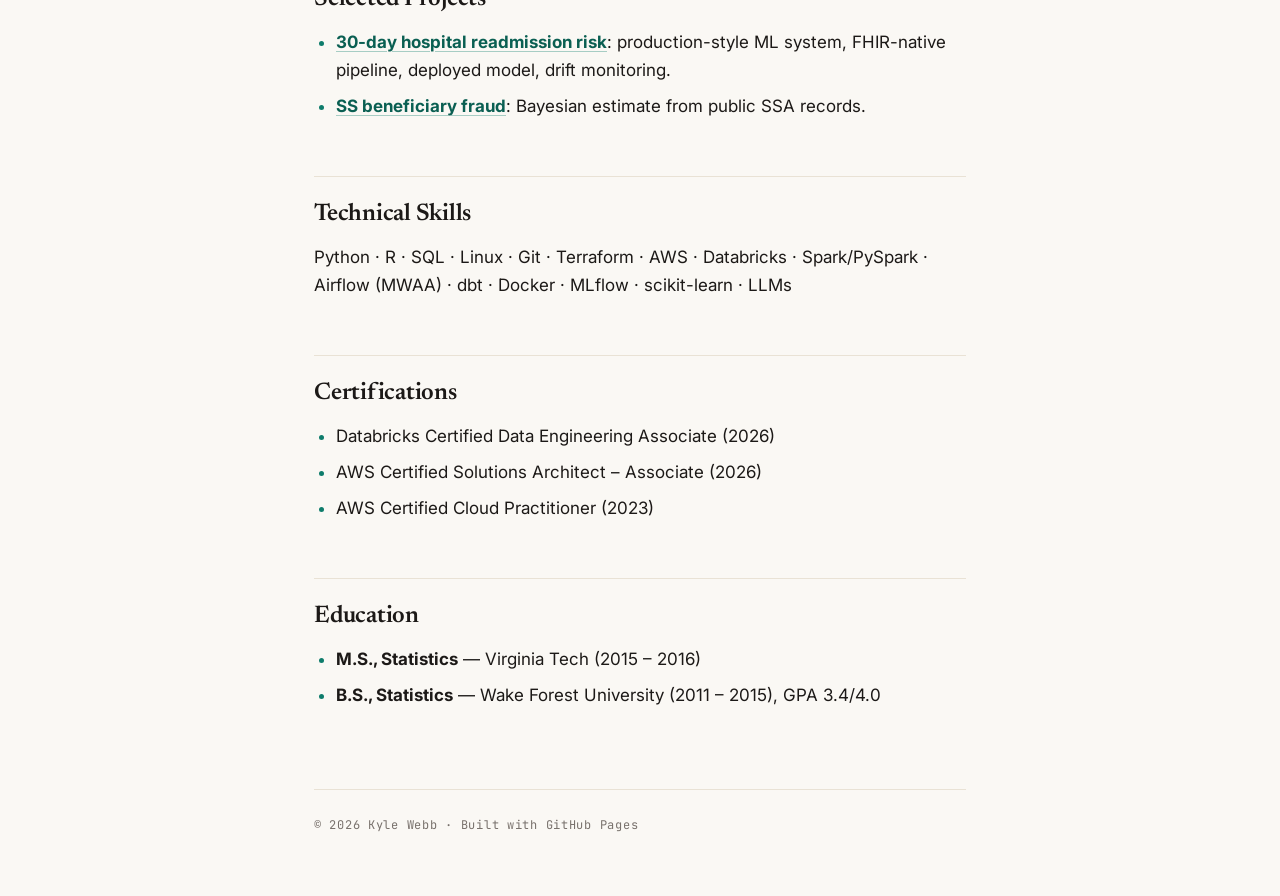
<file: resume/index.html>
<!DOCTYPE html>
<html lang="en">
<head>
<meta charset="utf-8">
<meta name="viewport" content="width=device-width, initial-scale=1">
<title>Resume — Kyle Webb</title>
<link rel="preconnect" href="https://fonts.googleapis.com">
<link rel="preconnect" href="https://fonts.gstatic.com" crossorigin>
<link href="https://fonts.googleapis.com/css2?family=Newsreader:opsz,wght@6..72,400;6..72,500;6..72,600&family=Inter:wght@400;500;600&family=JetBrains+Mono:wght@400;500&display=swap" rel="stylesheet">
<link rel="stylesheet" href="/assets/css/style.css">
<link rel="icon" href="/assets/favicon.svg" type="image/svg+xml">
</head>
<body>
<div class="wrap">
<header class="site">
<p class="name">Kyle Webb</p>
<p class="tagline">Staff Data Scientist · 10+ years · statistics, data engineering, and applied AI</p>
<nav>
<a href="/">Bio</a>
<a href="/resume/" class="active">Resume</a>
<a href="/cv/">CV</a>
<a href="/mini-projects/">Mini Project Space</a>
</nav>
</header>

<main>
<h1>Resume</h1>
<p class="muted">Highlights: the <a href="/cv/">CV</a> holds the full record, including earlier roles, rotations, service, and publications. Interactive side-project write-ups live in the <a href="/mini-projects/">Mini Project Space</a>.</p>
<p><a class="btn" href="/resume/kyle-webb-resume.pdf">Download PDF</a></p>
<p><a href="mailto:webb.kyle@outlook.com">webb.kyle@outlook.com</a> · <a href="https://github.com/webbkyle">github.com/webbkyle</a></p>

<h2>Professional Summary</h2>
<p>Data scientist and data engineer, 10+ years across research, federal health, and industry. Builds both sides: trustworthy data platforms and governance, and the ML and statistics that turn data into decisions.</p>

<h2>Impact Highlights</h2>
<ul class="tight">
<li>Slashed median EMR workload runtime <strong>82%</strong> and cost <strong>93%</strong> by migrating legacy workloads to Databricks with automated validation, testing, and monitoring.</li>
<li>Migrated <strong>approximately 191K tables</strong> from AWS Glue to Unity Catalog and transitioned SAS-centric pipelines to modular Python/Spark, cutting compute unit costs <strong>50%</strong>.</li>
<li>Delivered validated data distributions across <strong>20 CDR sources</strong> (terabytes of claims, provider, and beneficiary data) with a six-engineer DevOps/data team.</li>
<li>Architected data governance with strict role-based access for <strong>2,000+ users</strong> across a Kinesis-driven repository, and launched Delta Shares to end duplicate data copies.</li>
<li>Cut governance group onboarding from a <strong>48-hour</strong> SLA to under <strong>15 minutes</strong> for standard access and workspace readiness.</li>
<li>Built an applied-AI showcase: Databricks Apps cost-analysis dash with live natural-language Q&amp;A (<strong>Claude Sonnet 4.6</strong>) via MCP server, pytest + Playwright tested.</li>
</ul>

<h2>Experience</h2>
<p class="muted">For roles before 2018, see the <a href="/cv/">full CV</a>.</p>

<div class="card">
<div class="job-head"><strong>eSimplicity — Staff Data Scientist</strong><span class="job-date">Sept 2023 – Present · Remote</span></div>
<ul class="tight">
<li>Developed a copilot agent that standardizes data-pipeline deployments on Databricks.</li>
<li>Co-led FinOps and governance frameworks managing approximately $167K in monthly spend.</li>
<li>Modernized legacy metadata formats into a data catalog application built on a customized DataHub fork.</li>
<li>Ran 20+ technical interviews for data science and engineering roles, assessing coding proficiency and system design.</li>
</ul>
</div>

<div class="card">
<div class="job-head"><strong>eSimplicity — AI Data Analyst Fellow</strong><span class="job-date">July 2026 – Present · Remote</span></div>
<p class="muted" style="margin-top:0">Rapid Innovation Center · internal applied-AI fellowship</p>
<ul class="tight">
<li>Managed a document reader agent that authenticates with HARP OKTA credentials to ingest Confluence, GitHub, and document stores into the Katalyst taxonomy (internal knowledge graph).</li>
<li>Established program taxonomy using the eS Katalyst system, creating declarative knowledge graphs expressed as YAML files in git.</li>
<li>Presented technical marketing research on AI SLA refinement for a CMS bid.</li>
</ul>
</div>

<div class="card">
<div class="job-head"><strong>eSimplicity — Senior Data Scientist</strong><span class="job-date">Apr 2022 – Aug 2023 · Remote</span></div>
<ul class="tight">
<li>Created Bash/Python tooling migrating data and metadata from Hadoop to S3 and Hive Metastore to AWS Glue, including parallelized cross-account object migration on EMR.</li>
<li>Presented applied analytics and data-science workflows in R on Databricks to 150+ CDR users at CCSQ 2023 DataCamp.</li>
<li>Ran a lineage-tracking pilot with OpenLineage, dbt, and Marquez to evaluate metadata capture and visualization.</li>
</ul>
</div>

<div class="card">
<div class="job-head"><strong>GovernmentCIO — Data Scientist</strong><span class="job-date">2021 – 2022 · Remote</span></div>
<ul class="tight">
<li>Automated VA IT infrastructure reporting in R/Python as the team's sole developer; briefed major incidents to 200+ attendees including the VA CIO.</li>
<li>Delivered analysis for 30+ briefs for the largest U.S. healthcare network, several on one-day turnarounds.</li>
</ul>
</div>

<div class="card">
<div class="job-head"><strong>NHGRI — Bioinformatics Scientist</strong><span class="job-date">2020 – 2021 · Bethesda, MD</span></div>
<ul class="tight">
<li>Stood up the lab's N3C data-enclave workspace from scratch; secured data use agreements for COVID-19 EHR pipelines.</li>
<li>Curated EHR data from millions of patients for a COVID-19 Phenotype-Wide Association Study (PheWAS).</li>
</ul>
</div>

<div class="card">
<div class="job-head"><strong>NIAID — Data Science Fellow</strong><span class="job-date">2018 – 2020 · Bethesda, MD</span></div>
<ul class="tight">
<li>Built ETL pipelines over 4TB+ of Cerner data and parallelized HPC jobs training ML classifiers for rare diseases.</li>
<li>Extended the open-source R package <em>ihazr</em> with semiparametric hazard regression for survival analysis.</li>
</ul>
</div>

<h2>Selected Projects</h2>
<ul class="tight">
<li><a href="/mini-projects/readmission-risk/"><strong>30-day hospital readmission risk</strong></a>: production-style ML system, FHIR-native pipeline, deployed model, drift monitoring.</li>
<li><a href="/mini-projects/ss-beneficiary-fraud/"><strong>SS beneficiary fraud</strong></a>: Bayesian estimate from public SSA records.</li>
</ul>

<h2>Technical Skills</h2>
<p>Python · R · SQL · Linux · Git · Terraform · AWS · Databricks · Spark/PySpark · Airflow (MWAA) · dbt · Docker · MLflow · scikit-learn · LLMs</p>

<h2>Certifications</h2>
<ul class="tight">
<li>Databricks Certified Data Engineering Associate (2026)</li>
<li>AWS Certified Solutions Architect – Associate (2026)</li>
<li>AWS Certified Cloud Practitioner (2023)</li>
</ul>

<h2>Education</h2>
<ul class="tight">
<li><strong>M.S., Statistics</strong> — Virginia Tech (2015 – 2016)</li>
<li><strong>B.S., Statistics</strong> — Wake Forest University (2011 – 2015), GPA 3.4/4.0</li>
</ul>
</main>

<footer class="site">
© 2026 Kyle Webb · Built with GitHub Pages
</footer>
</div>
</body>
</html>
</file>
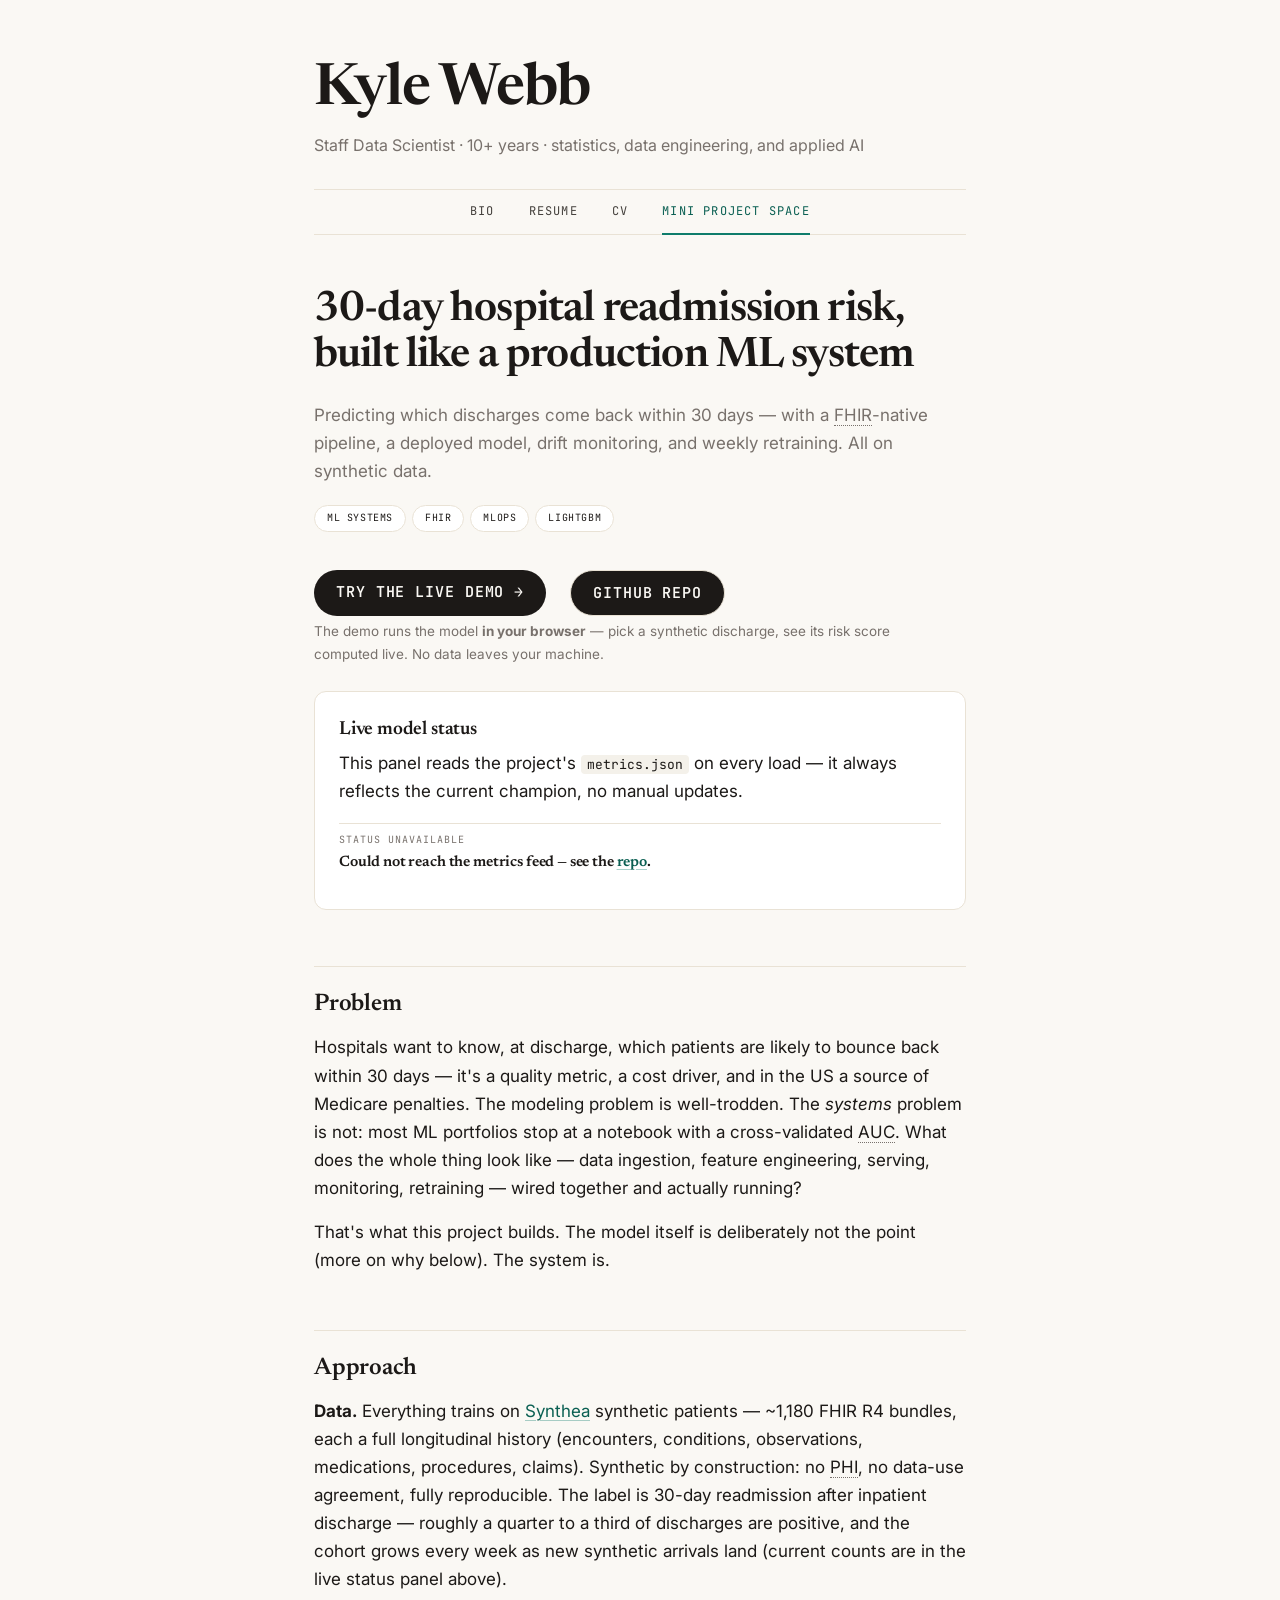
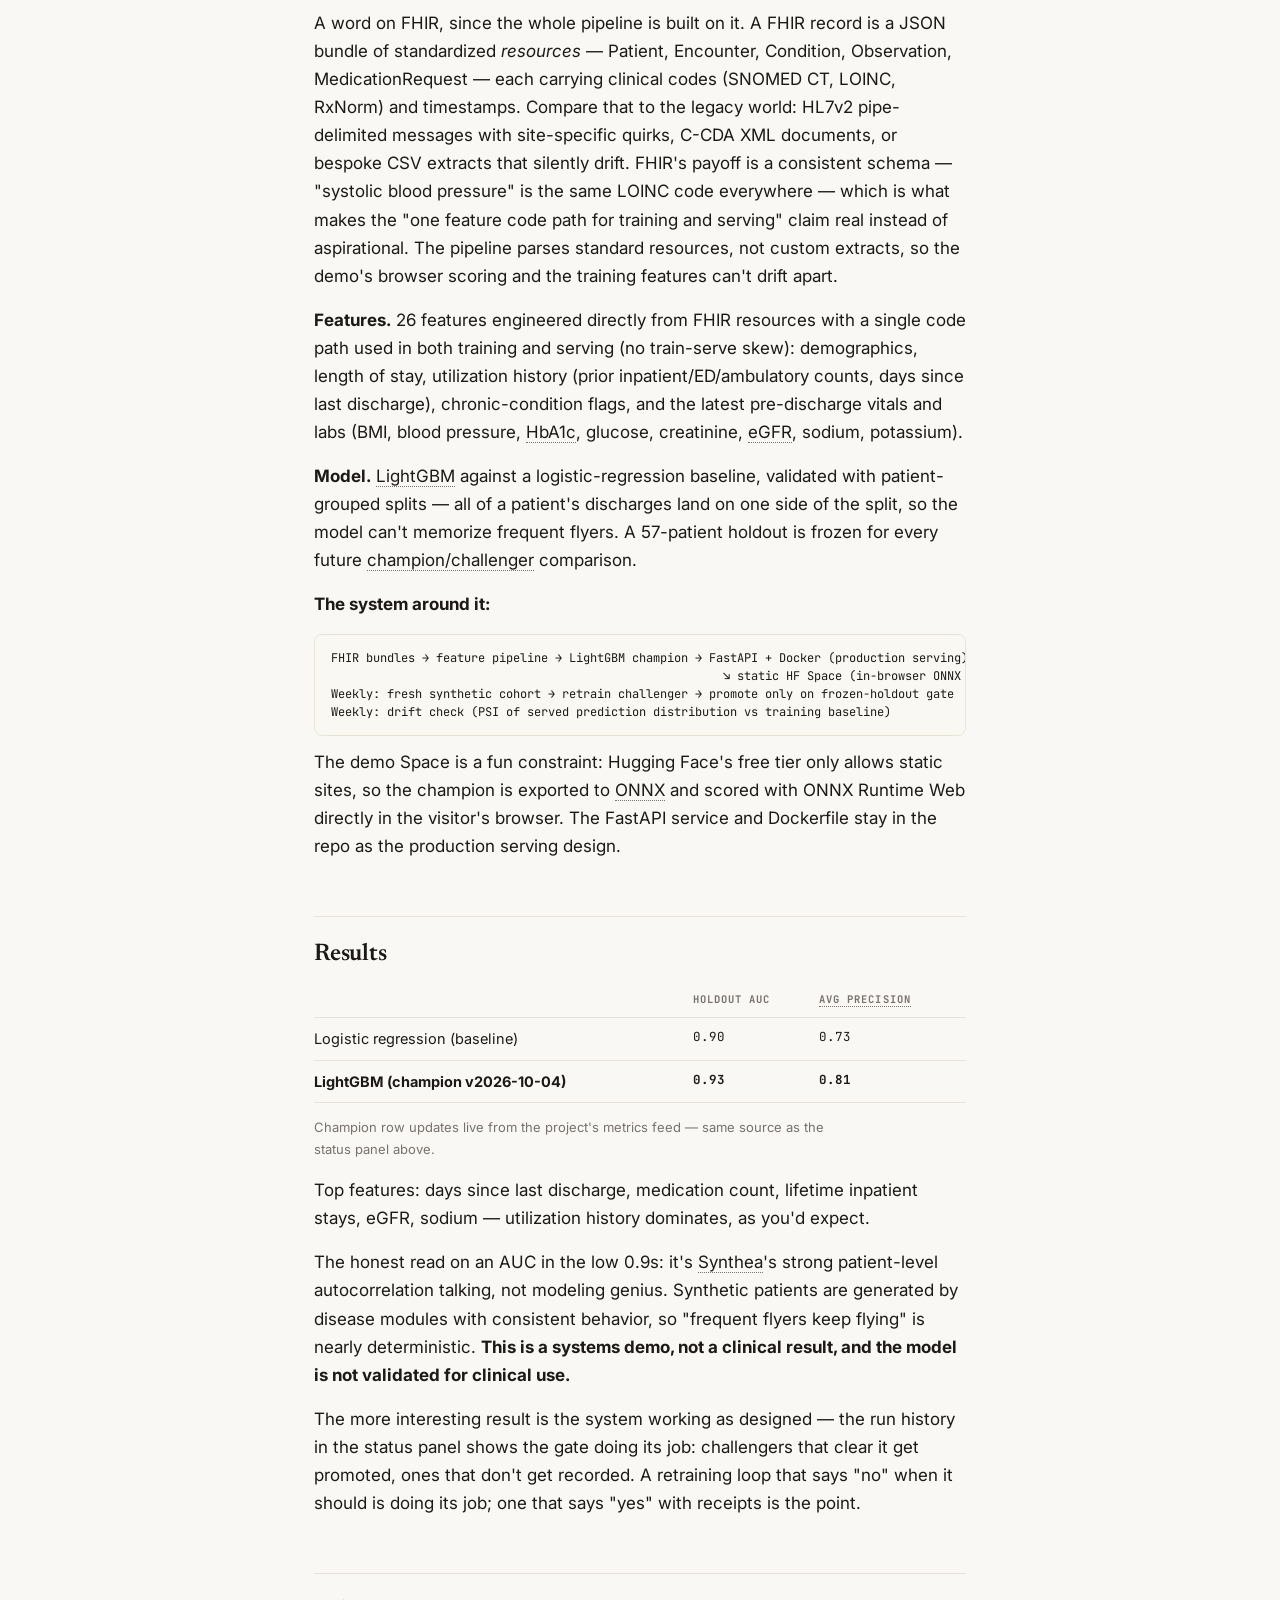
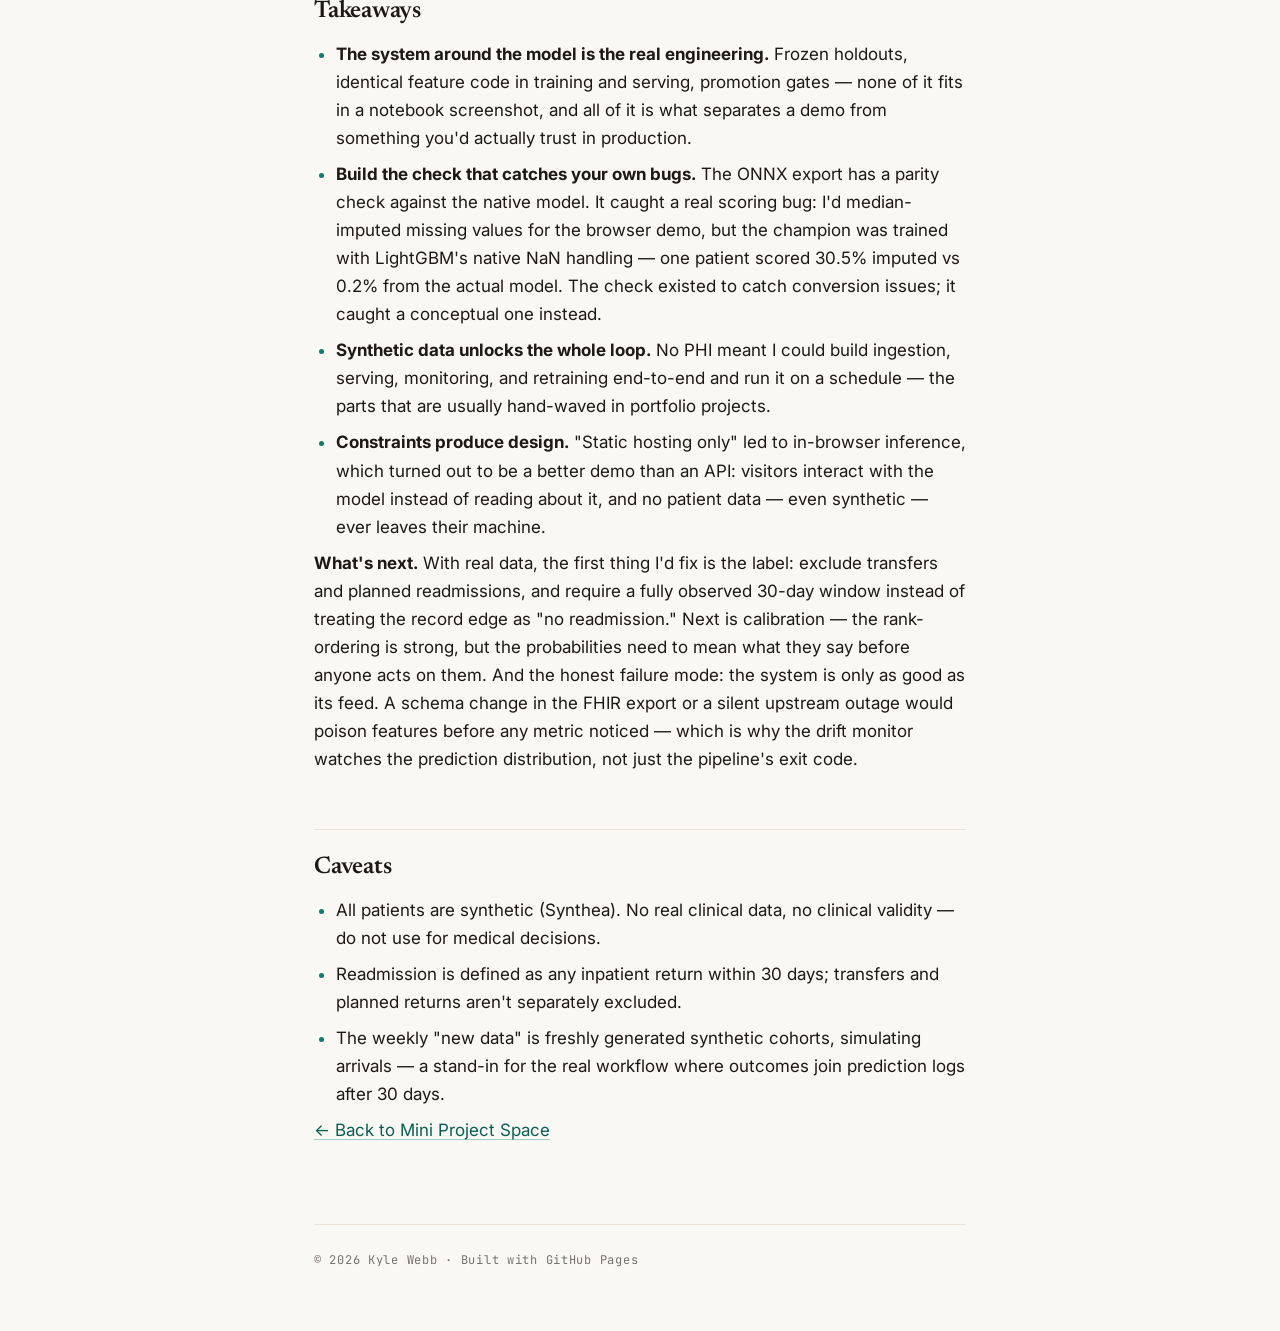
<file: mini-projects/readmission-risk/index.html>
<!DOCTYPE html>
<html lang="en">
<head>
<meta charset="utf-8">
<meta name="viewport" content="width=device-width, initial-scale=1">
<title>30-day hospital readmission risk, built like a production ML system — Kyle Webb</title>
<link rel="preconnect" href="https://fonts.googleapis.com">
<link rel="preconnect" href="https://fonts.gstatic.com" crossorigin>
<link href="https://fonts.googleapis.com/css2?family=Newsreader:opsz,wght@6..72,400;6..72,500;6..72,600&family=Inter:wght@400;500;600&family=JetBrains+Mono:wght@400;500&display=swap" rel="stylesheet">
<link rel="stylesheet" href="/assets/css/style.css">
<link rel="icon" href="/assets/favicon.svg" type="image/svg+xml">
<style>
.widget { border: 1px solid var(--faint); border-radius: 12px; padding: 22px 24px; margin: 26px 0; background: #ffffff; }
.widget h3 { font-family: var(--serif); font-size: 19px; margin: 0 0 4px; }
.readouts { display: grid; grid-template-columns: repeat(auto-fit, minmax(150px, 1fr)); gap: 14px; margin-top: 18px; }
.ro { border-top: 1px solid var(--faint); padding-top: 8px; }
.ro .k { font-family: var(--mono); font-size: 10px; letter-spacing: 0.1em; text-transform: uppercase; color: var(--muted); margin-bottom: 2px; }
.ro .v { font-family: var(--serif); font-size: 21px; font-weight: 600; letter-spacing: -0.01em; }
.ro .s { font-size: 12px; color: var(--muted); }
table.data { width: 100%; border-collapse: collapse; font-size: 14.5px; margin: 14px 0; }
table.data th { font-family: var(--mono); font-size: 10.5px; letter-spacing: 0.1em; text-transform: uppercase; color: var(--muted); text-align: left; padding: 8px 10px 8px 0; border-bottom: 1px solid var(--faint); }
table.data td { padding: 9px 10px 9px 0; border-bottom: 1px solid var(--faint); vertical-align: top; }
table.data td.num { font-family: var(--mono); font-size: 12.5px; white-space: nowrap; }
.demo-cta { display: flex; gap: 12px; flex-wrap: wrap; margin: 18px 0 4px; }
.btn { display: inline-block; padding: 10px 22px; border-radius: 999px; font-weight: 600; font-size: 15px; text-decoration: none; }
.btn.primary { background: var(--ink); color: var(--paper); }
.btn.ghost { border: 1px solid var(--faint); color: var(--ink); }
.hist { font-size: 13.5px; color: var(--muted); margin: 12px 0 0; }
.hist li { margin-bottom: 4px; }
code.inline { font-family: var(--mono); font-size: 13px; background: #f4f1ea; padding: 1px 6px; border-radius: 4px; }
pre.arch { font-family: var(--mono); font-size: 12px; line-height: 1.5; background: #faf8f3; border: 1px solid var(--faint); border-radius: 8px; padding: 14px 16px; overflow-x: auto; }
</style>
</head>
<body>
<div class="wrap">
<header class="site">
<p class="name">Kyle Webb</p>
<p class="tagline">Staff Data Scientist · 10+ years · statistics, data engineering, and applied AI</p>
<nav>
<a href="/">Bio</a>
<a href="/resume/">Resume</a>
<a href="/cv/">CV</a>
<a href="/mini-projects/" class="active">Mini Project Space</a>
</nav>
</header>

<main>
<h1>30-day hospital readmission risk, built like a production ML system</h1>
<p class="muted">Predicting which discharges come back within 30 days — with a <span class="gloss" tabindex="0" data-def="Fast Healthcare Interoperability Resources &#8212; the standard format for exchanging electronic health records.">FHIR</span>-native pipeline, a deployed model, drift monitoring, and weekly retraining. All on synthetic data.</p>
<p class="tags"><span class="tag">ML systems</span><span class="tag">FHIR</span><span class="tag">MLOps</span><span class="tag">LightGBM</span></p>

<div class="demo-cta">
<a class="btn primary" href="https://huggingface.co/spaces/k-webb/readmission-risk">Try the live demo →</a>
<a class="btn ghost" href="https://github.com/webbkyle/readmission-risk">GitHub repo</a>
</div>
<p class="muted" style="font-size:13.5px">The demo runs the model <strong>in your browser</strong> — pick a synthetic discharge, see its risk score computed live. No data leaves your machine.</p>

<div class="widget" id="statusWidget">
<h3>Live model status</h3>
<p class="chart-note" style="margin-top:0">This panel reads the project's <code class="inline">metrics.json</code> on every load — it always reflects the current champion, no manual updates.</p>
<div class="readouts" id="statusReadouts"><div class="ro"><div class="k">Loading…</div></div></div>
<ul class="hist" id="statusHist"></ul>
</div>

<h2>Problem</h2>
<p>Hospitals want to know, at discharge, which patients are likely to bounce back within 30 days — it's a quality metric, a cost driver, and in the US a source of Medicare penalties. The modeling problem is well-trodden. The <em>systems</em> problem is not: most ML portfolios stop at a notebook with a cross-validated <span class="gloss" tabindex="0" data-def="Area under the ROC curve: the probability the model ranks a randomly chosen readmitted discharge above a non-readmitted one. 0.5 is chance, 1.0 is perfect.">AUC</span>. What does the whole thing look like — data ingestion, feature engineering, serving, monitoring, retraining — wired together and actually running?</p>
<p>That's what this project builds. The model itself is deliberately not the point (more on why below). The system is.</p>

<h2>Approach</h2>
<p><strong>Data.</strong> Everything trains on <a href="https://github.com/synthetichealth/synthea">Synthea</a> synthetic patients — ~1,180 FHIR R4 bundles, each a full longitudinal history (encounters, conditions, observations, medications, procedures, claims). Synthetic by construction: no <span class="gloss" tabindex="0" data-def="Protected health information &#8212; real patient data subject to privacy law.">PHI</span>, no data-use agreement, fully reproducible. The label is 30-day readmission after inpatient discharge — roughly a quarter to a third of discharges are positive, and the cohort grows every week as new synthetic arrivals land (current counts are in the live status panel above).</p>
<p>A word on FHIR, since the whole pipeline is built on it. A FHIR record is a JSON bundle of standardized <em>resources</em> — Patient, Encounter, Condition, Observation, MedicationRequest — each carrying clinical codes (SNOMED CT, LOINC, RxNorm) and timestamps. Compare that to the legacy world: HL7v2 pipe-delimited messages with site-specific quirks, C-CDA XML documents, or bespoke CSV extracts that silently drift. FHIR's payoff is a consistent schema — "systolic blood pressure" is the same LOINC code everywhere — which is what makes the "one feature code path for training and serving" claim real instead of aspirational. The pipeline parses standard resources, not custom extracts, so the demo's browser scoring and the training features can't drift apart.</p>
<p><strong>Features.</strong> 26 features engineered directly from FHIR resources with a single code path used in both training and serving (no train-serve skew): demographics, length of stay, utilization history (prior inpatient/ED/ambulatory counts, days since last discharge), chronic-condition flags, and the latest pre-discharge vitals and labs (BMI, blood pressure, <span class="gloss" tabindex="0" data-def="Glycated hemoglobin &#8212; reflects average blood sugar over roughly 3 months.">HbA1c</span>, glucose, creatinine, <span class="gloss" tabindex="0" data-def="Estimated glomerular filtration rate &#8212; a kidney-function estimate derived from creatinine.">eGFR</span>, sodium, potassium).</p>
<p><strong>Model.</strong> <span class="gloss" tabindex="0" data-def="A gradient-boosted decision-trees library &#8212; a strong default for tabular data like this.">LightGBM</span> against a logistic-regression baseline, validated with patient-grouped splits — all of a patient's discharges land on one side of the split, so the model can't memorize frequent flyers. A 57-patient holdout is frozen for every future <span class="gloss" tabindex="0" data-def="The deployed model (champion) versus a newly trained candidate (challenger). The challenger only takes over if it beats the champion on a frozen holdout set.">champion/challenger</span> comparison.</p>
<p><strong>The system around it:</strong></p>
<pre class="arch">FHIR bundles → feature pipeline → LightGBM champion → FastAPI + Docker (production serving)
                                                        ↘ static HF Space (in-browser ONNX demo)
Weekly: fresh synthetic cohort → retrain challenger → promote only on frozen-holdout gate
Weekly: drift check (PSI of served prediction distribution vs training baseline)</pre>
<p>The demo Space is a fun constraint: Hugging Face's free tier only allows static sites, so the champion is exported to <span class="gloss" tabindex="0" data-def="Open Neural Network Exchange: a portable model format. Here it lets the trained model run entirely inside the visitor&#8217;s browser.">ONNX</span> and scored with ONNX Runtime Web directly in the visitor's browser. The FastAPI service and Dockerfile stay in the repo as the production serving design.</p>

<h2>Results</h2>
<table class="data">
<tr><th></th><th>Holdout AUC</th><th><span class="gloss" tabindex="0" data-def="Area under the precision&#8211;recall curve &#8212; summarizes ranking quality when positives are a minority.">Avg precision</span></th></tr>
<tr><td>Logistic regression (baseline)</td><td class="num">0.90</td><td class="num">0.73</td></tr>
<tr><td><strong id="champName">LightGBM (champion)</strong></td><td class="num"><strong id="champAuc">–</strong></td><td class="num"><strong id="champAp">–</strong></td></tr>
</table>
<p class="muted" style="font-size:13px">Champion row updates live from the project's metrics feed — same source as the status panel above.</p>
<p>Top features: days since last discharge, medication count, lifetime inpatient stays, eGFR, sodium — utilization history dominates, as you'd expect.</p>
<p>The honest read on an AUC in the low 0.9s: it's <span class="gloss" tabindex="0" data-def="Open-source generator of realistic but fully synthetic patient records. No real patient data involved.">Synthea</span>'s strong patient-level autocorrelation talking, not modeling genius. Synthetic patients are generated by disease modules with consistent behavior, so "frequent flyers keep flying" is nearly deterministic. <strong>This is a systems demo, not a clinical result, and the model is not validated for clinical use.</strong></p>
<p>The more interesting result is the system working as designed — the run history in the status panel shows the gate doing its job: challengers that clear it get promoted, ones that don't get recorded. A retraining loop that says "no" when it should is doing its job; one that says "yes" with receipts is the point.</p>

<h2>Takeaways</h2>
<ul class="tight">
<li><strong>The system around the model is the real engineering.</strong> Frozen holdouts, identical feature code in training and serving, promotion gates — none of it fits in a notebook screenshot, and all of it is what separates a demo from something you'd actually trust in production.</li>
<li><strong>Build the check that catches your own bugs.</strong> The ONNX export has a parity check against the native model. It caught a real scoring bug: I'd median-imputed missing values for the browser demo, but the champion was trained with LightGBM's native NaN handling — one patient scored 30.5% imputed vs 0.2% from the actual model. The check existed to catch conversion issues; it caught a conceptual one instead.</li>
<li><strong>Synthetic data unlocks the whole loop.</strong> No PHI meant I could build ingestion, serving, monitoring, and retraining end-to-end and run it on a schedule — the parts that are usually hand-waved in portfolio projects.</li>
<li><strong>Constraints produce design.</strong> "Static hosting only" led to in-browser inference, which turned out to be a better demo than an API: visitors interact with the model instead of reading about it, and no patient data — even synthetic — ever leaves their machine.</li>
</ul>

<p><strong>What's next.</strong> With real data, the first thing I'd fix is the label: exclude transfers and planned readmissions, and require a fully observed 30-day window instead of treating the record edge as "no readmission." Next is calibration — the rank-ordering is strong, but the probabilities need to mean what they say before anyone acts on them. And the honest failure mode: the system is only as good as its feed. A schema change in the FHIR export or a silent upstream outage would poison features before any metric noticed — which is why the drift monitor watches the prediction distribution, not just the pipeline's exit code.</p>

<h2>Caveats</h2>
<ul class="tight">
<li>All patients are synthetic (Synthea). No real clinical data, no clinical validity — do not use for medical decisions.</li>
<li>Readmission is defined as any inpatient return within 30 days; transfers and planned returns aren't separately excluded.</li>
<li>The weekly "new data" is freshly generated synthetic cohorts, simulating arrivals — a stand-in for the real workflow where outcomes join prediction logs after 30 days.</li>
</ul>

<p><a href="/mini-projects/">← Back to Mini Project Space</a></p>
</main>

<footer class="site">
© 2026 Kyle Webb · Built with GitHub Pages
</footer>
</div>
<script>
(function(){
"use strict";
var URL = 'https://raw.githubusercontent.com/webbkyle/readmission-risk/main/data/metrics.json';
function esc(s){ return String(s).replace(/&/g,'&amp;').replace(/</g,'&lt;'); }
fetch(URL).then(function(r){ if(!r.ok) throw new Error('http '+r.status); return r.json(); })
.then(function(s){
  var d = s.drift || {};
  var rows = [
    ['Champion', esc(s.champion_version), ''],
    ['Training data', s.n_train_rows + ' discharges', s.n_train_patients + ' patients'],
    ['Holdout AUC', s.holdout_auc, 'frozen 57-patient holdout'],
    ['Last run', esc(s.last_run), esc(s.last_outcome)],
  ];
  if (d.max_psi != null) rows.push(['Drift PSI', d.max_psi, esc(d.status)]);
  document.getElementById('statusReadouts').innerHTML = rows.map(function(r){
    return '<div class="ro"><div class="k">'+r[0]+'</div><div class="v">'+r[1]+'</div>'+
           (r[2] ? '<div class="s">'+r[2]+'</div>' : '') + '</div>';
  }).join('');
  var hist = (s.history || []).slice(-5).reverse();
  document.getElementById('statusHist').innerHTML = hist.map(function(h){
    return '<li>'+esc(h.date)+' — '+esc(h.event)+(h.version ? ' ('+esc(h.version)+', AUC '+h.holdout_auc+')' : '')+'</li>';
  }).join('');
  // champion row in the Results table tracks the live metrics too
  document.getElementById('champName').textContent = 'LightGBM (champion ' + s.champion_version + ')';
  document.getElementById('champAuc').textContent = s.holdout_auc.toFixed(2);
  document.getElementById('champAp').textContent = s.holdout_avg_precision.toFixed(2);
}).catch(function(e){
  document.getElementById('statusReadouts').innerHTML =
    '<div class="ro"><div class="k">Status unavailable</div><div class="v" style="font-size:15px">Could not reach the metrics feed — see the <a href="https://github.com/webbkyle/readmission-risk">repo</a>.</div></div>';
  // fallback: last known champion values so the table isn't empty
  document.getElementById('champName').textContent = 'LightGBM (champion v2026-10-04)';
  document.getElementById('champAuc').textContent = '0.93';
  document.getElementById('champAp').textContent = '0.81';
});
})();
</script>
</body>
</html>
</file>
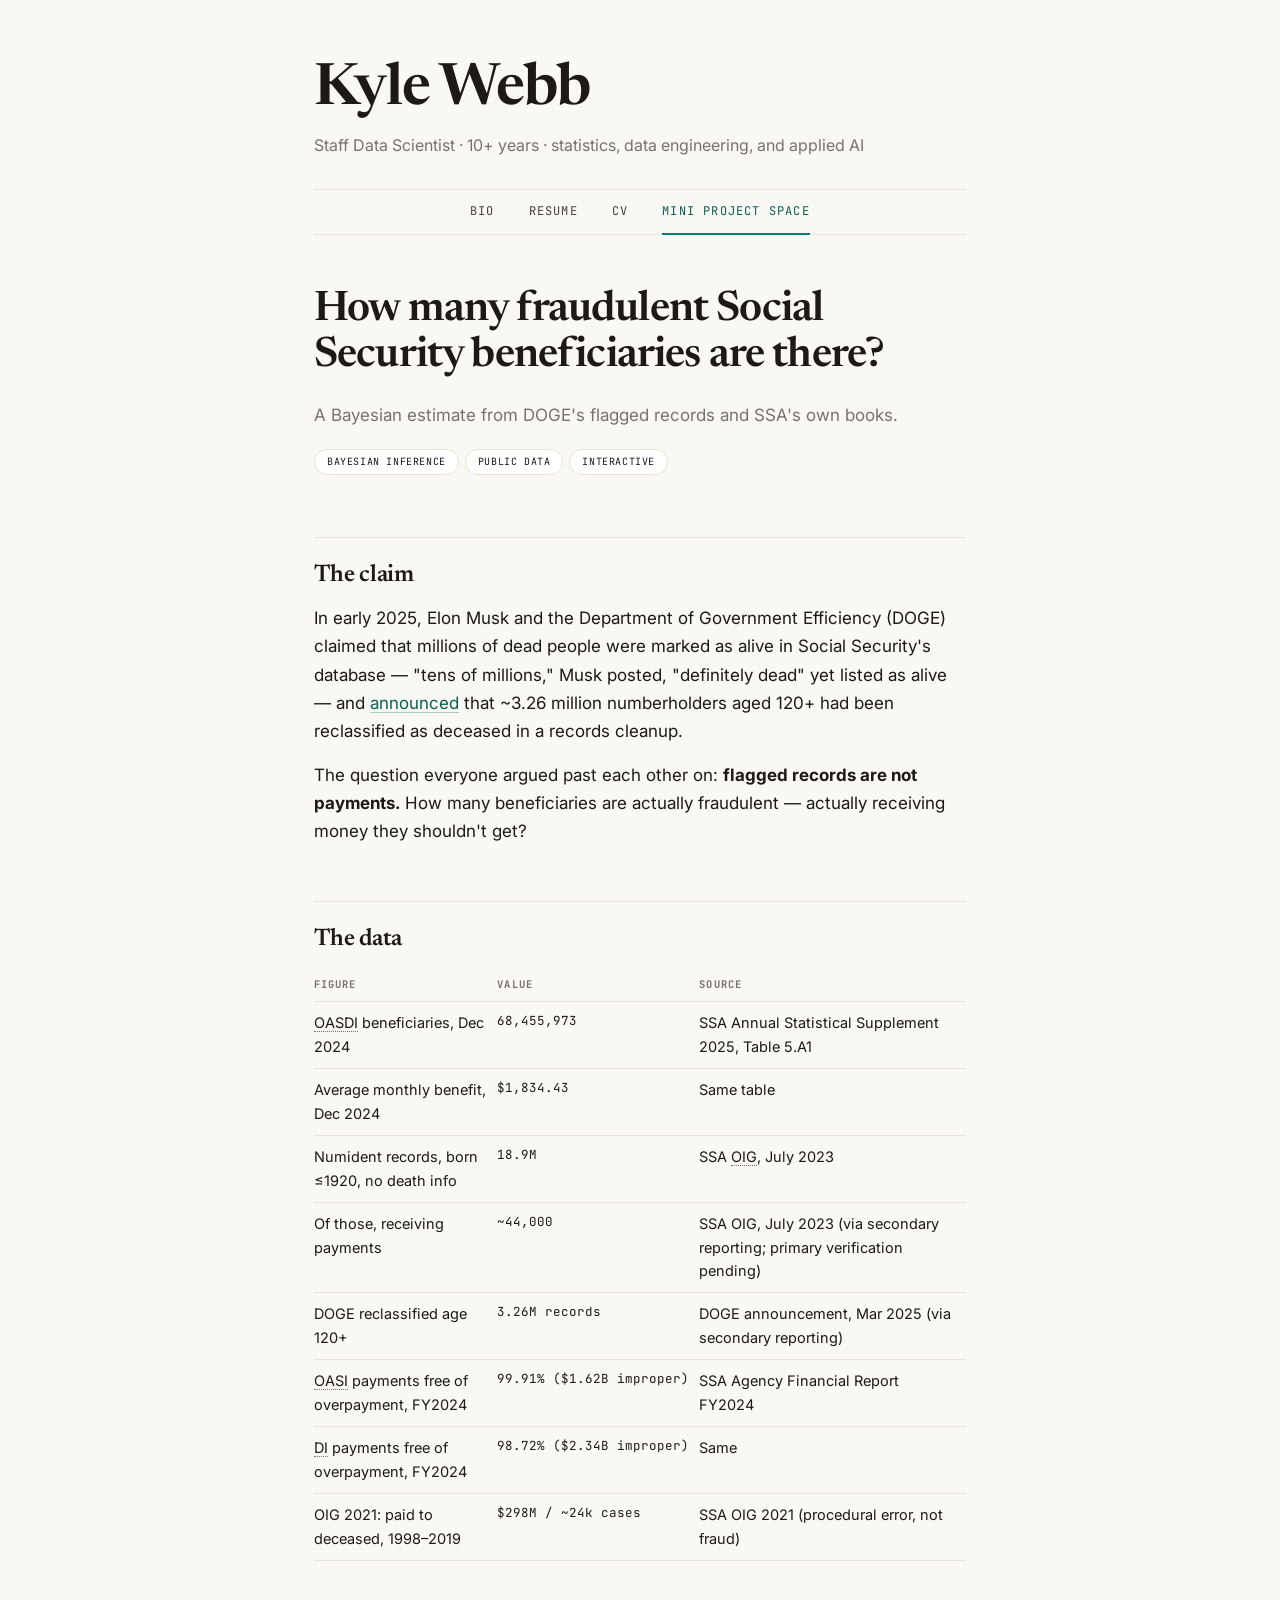
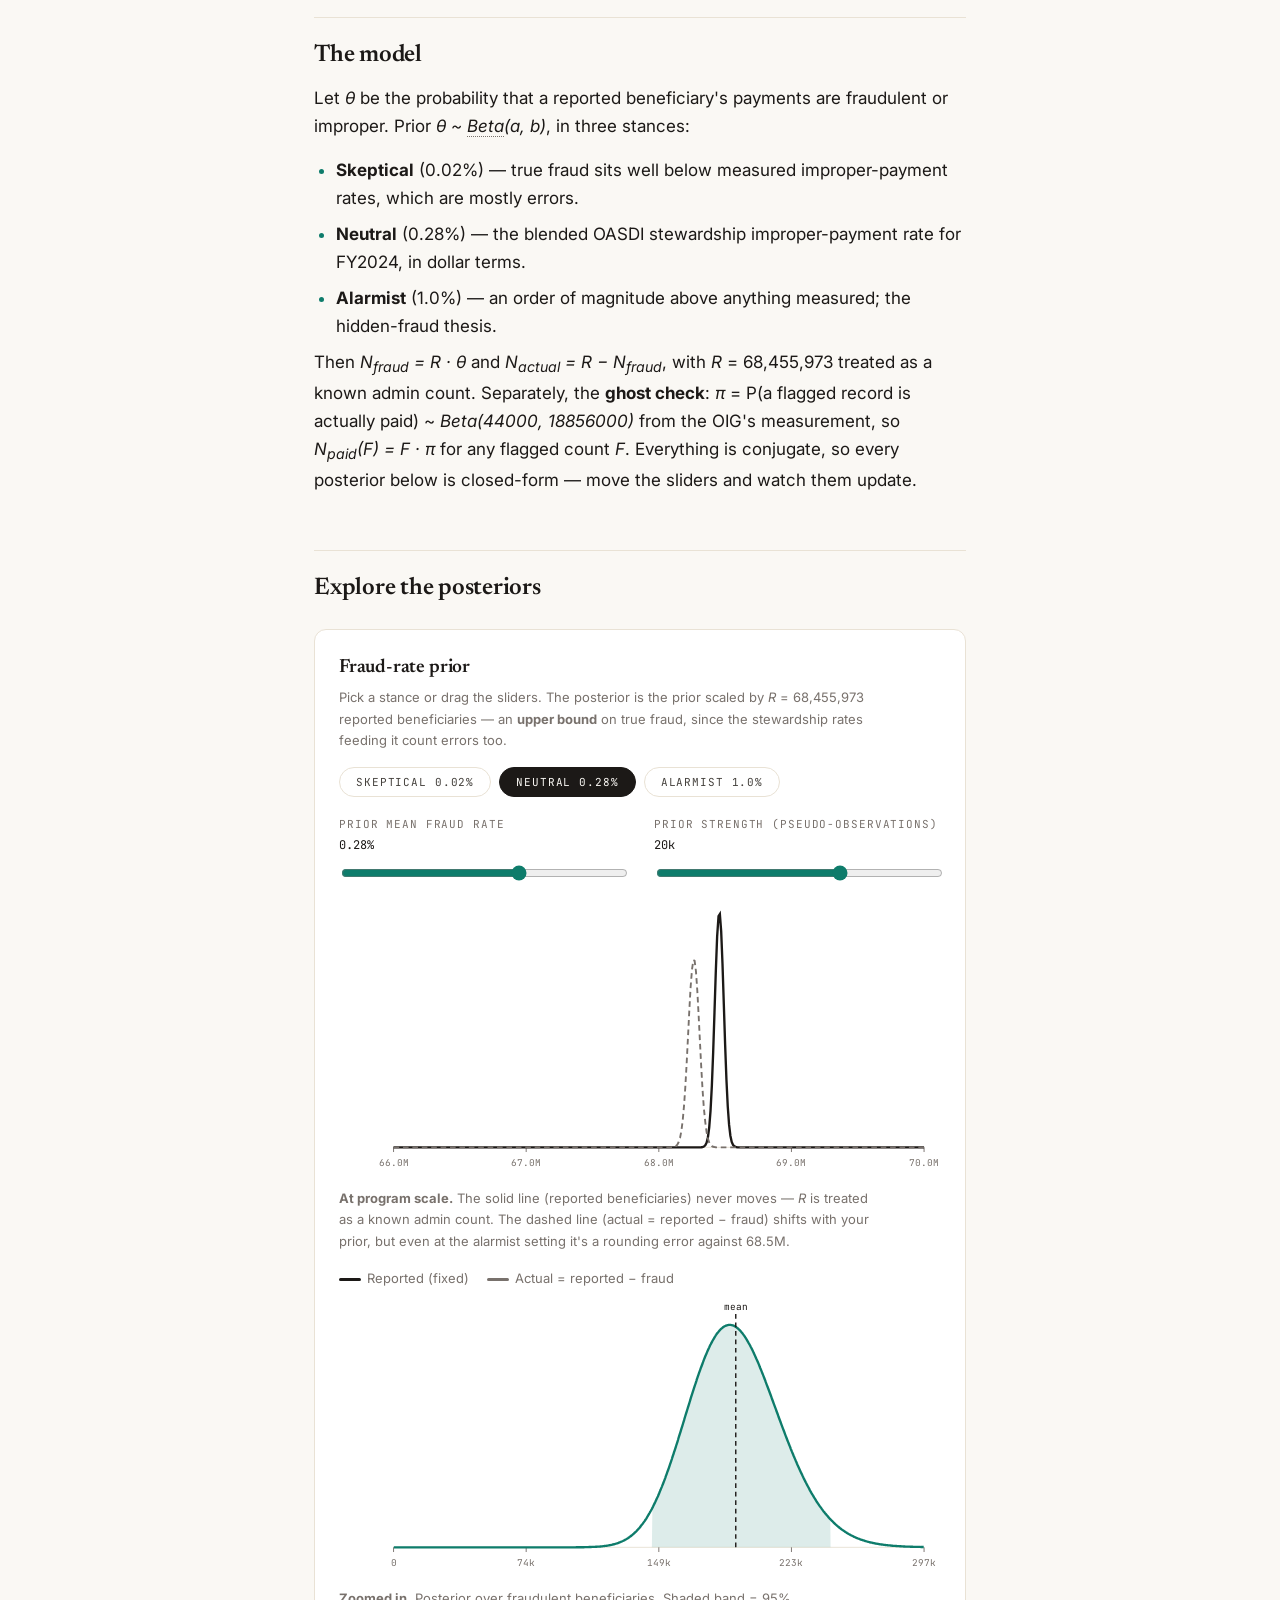
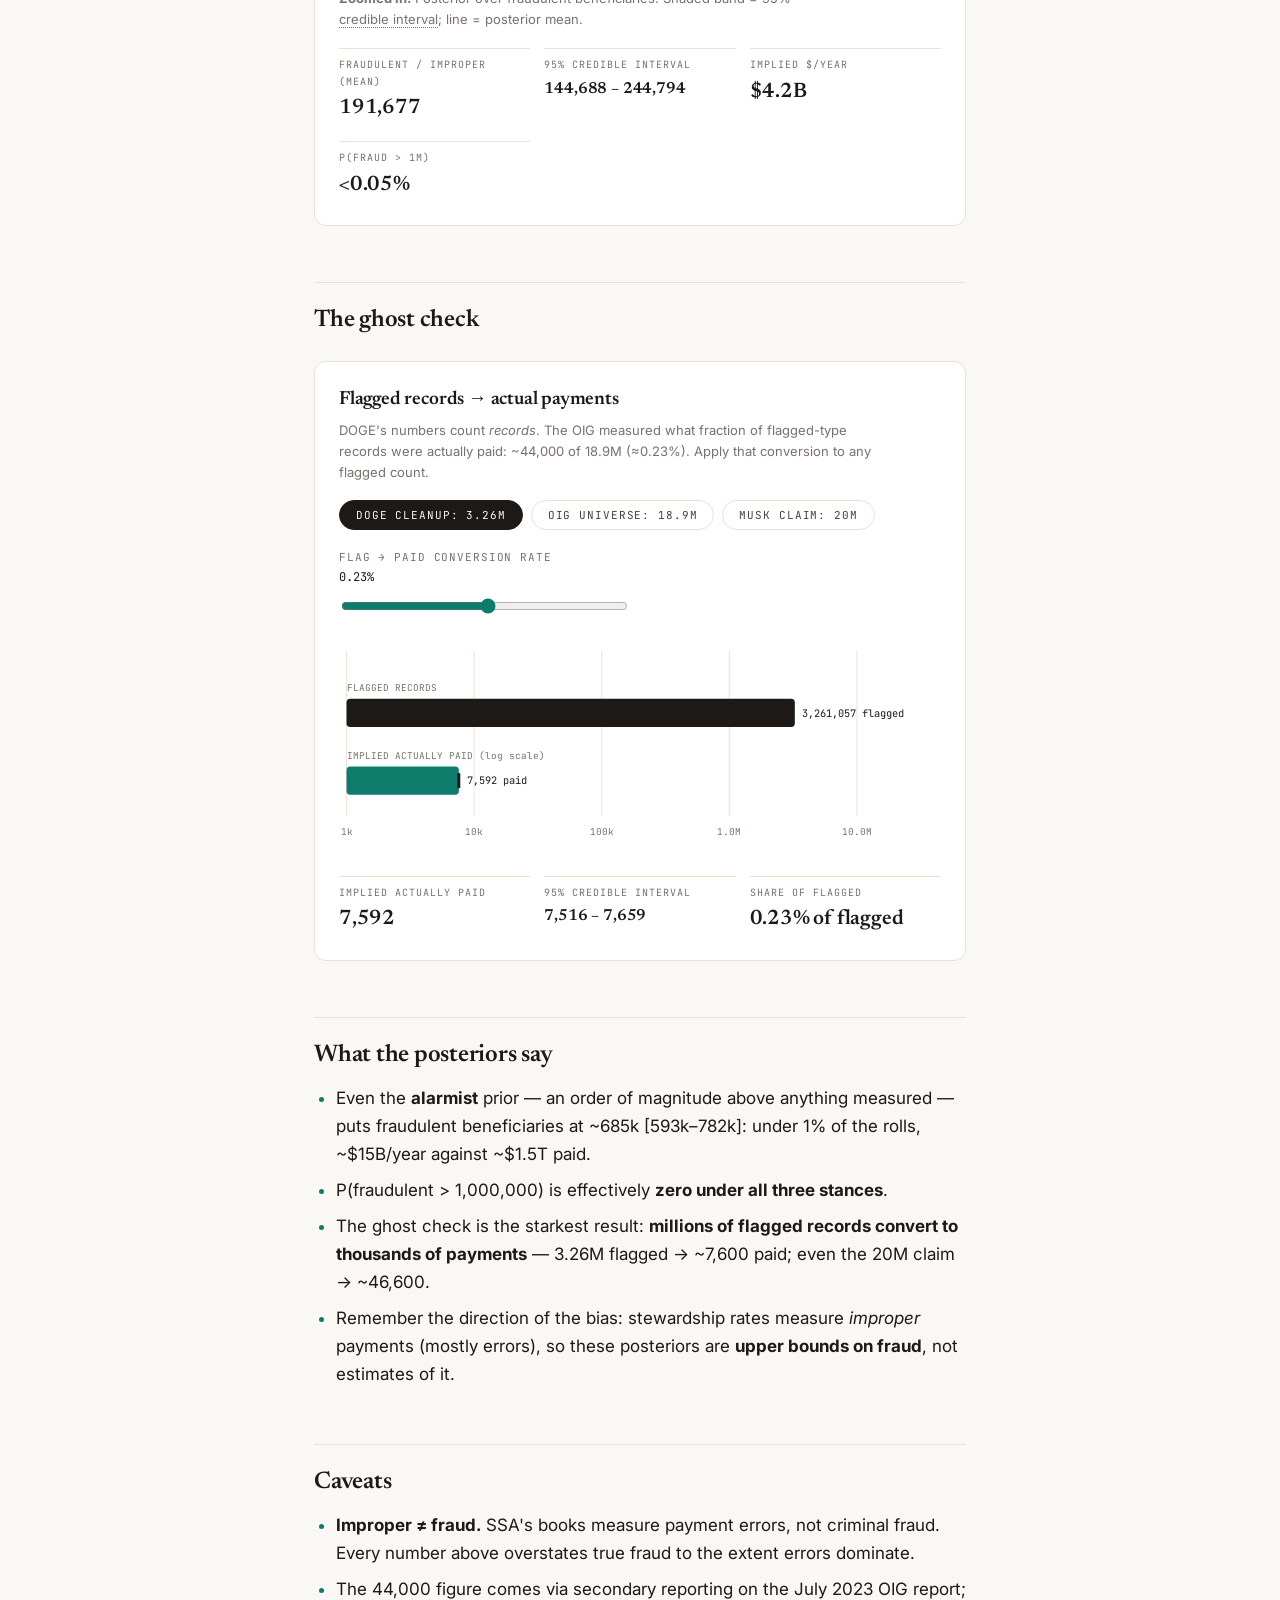
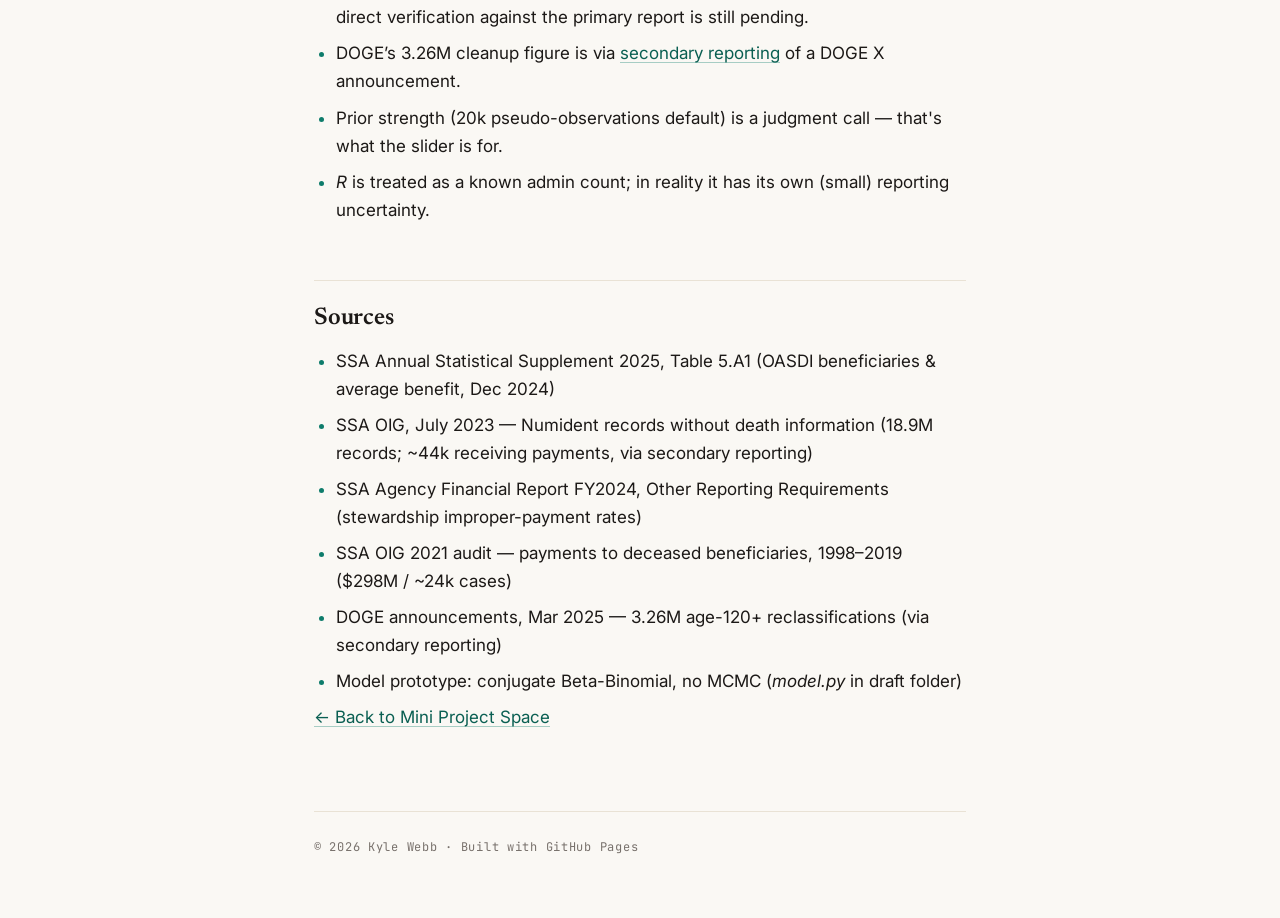
<file: mini-projects/ss-beneficiary-fraud/index.html>
<!DOCTYPE html>
<html lang="en">
<head>
<meta charset="utf-8">
<meta name="viewport" content="width=device-width, initial-scale=1">
<title>How many fraudulent Social Security beneficiaries are there? — Kyle Webb</title>
<link rel="preconnect" href="https://fonts.googleapis.com">
<link rel="preconnect" href="https://fonts.gstatic.com" crossorigin>
<link href="https://fonts.googleapis.com/css2?family=Newsreader:opsz,wght@6..72,400;6..72,500;6..72,600&family=Inter:wght@400;500;600&family=JetBrains+Mono:wght@400;500&display=swap" rel="stylesheet">
<link rel="stylesheet" href="/assets/css/style.css">
<link rel="icon" href="/assets/favicon.svg" type="image/svg+xml">
<style>
.widget { border: 1px solid var(--faint); border-radius: 12px; padding: 22px 24px; margin: 26px 0; background: #ffffff; }
.widget h3 { font-family: var(--serif); font-size: 19px; margin: 0 0 4px; }
.controls { display: grid; grid-template-columns: 1fr 1fr; gap: 18px 28px; margin: 18px 0 6px; }
@media (max-width: 600px) { .controls { grid-template-columns: 1fr; } }
.ctl label { font-family: var(--mono); font-size: 11px; letter-spacing: 0.08em; text-transform: uppercase; color: var(--muted); display: block; margin-bottom: 2px; }
.ctl output { font-family: var(--mono); font-size: 12px; color: var(--ink); display: block; margin-bottom: 6px; }
input[type=range] { width: 100%; accent-color: var(--accent); }
.seg { display: flex; gap: 8px; flex-wrap: wrap; margin: 4px 0 2px; }
.seg button { font-family: var(--mono); font-size: 11px; letter-spacing: 0.08em; text-transform: uppercase; background: transparent; border: 1px solid var(--faint); border-radius: 999px; padding: 7px 16px; cursor: pointer; color: var(--ink-soft); }
.seg button.on { background: var(--ink); color: var(--paper); border-color: var(--ink); }
.seg button:hover { border-color: var(--ink); }
.readouts { display: grid; grid-template-columns: repeat(auto-fit, minmax(150px, 1fr)); gap: 14px; margin-top: 18px; }
.ro { border-top: 1px solid var(--faint); padding-top: 8px; }
.ro .k { font-family: var(--mono); font-size: 10px; letter-spacing: 0.1em; text-transform: uppercase; color: var(--muted); margin-bottom: 2px; }
.ro .v { font-family: var(--serif); font-size: 21px; font-weight: 600; letter-spacing: -0.01em; }
.ro .s { font-size: 12px; color: var(--muted); }
svg.chart { width: 100%; height: auto; display: block; margin-top: 10px; }
.chart-note { font-size: 13px; color: var(--muted); margin-top: 6px; }
table.data { width: 100%; border-collapse: collapse; font-size: 14.5px; margin: 14px 0; }
table.data th { font-family: var(--mono); font-size: 10.5px; letter-spacing: 0.1em; text-transform: uppercase; color: var(--muted); text-align: left; padding: 8px 10px 8px 0; border-bottom: 1px solid var(--faint); }
table.data td { padding: 9px 10px 9px 0; border-bottom: 1px solid var(--faint); vertical-align: top; }
table.data td.num { font-family: var(--mono); font-size: 12.5px; white-space: nowrap; }
.legend { display: flex; gap: 18px; flex-wrap: wrap; margin-top: 8px; font-size: 13px; color: var(--muted); }
.legend .sw { display: inline-block; width: 22px; height: 3px; border-radius: 2px; vertical-align: middle; margin-right: 6px; }
</style>
</head>
<body>
<div class="wrap">
<header class="site">
<p class="name">Kyle Webb</p>
<p class="tagline">Staff Data Scientist · 10+ years · statistics, data engineering, and applied AI</p>
<nav>
<a href="/">Bio</a>
<a href="/resume/">Resume</a>
<a href="/cv/">CV</a>
<a href="/mini-projects/" class="active">Mini Project Space</a>
</nav>
</header>

<main>
<h1>How many fraudulent Social Security beneficiaries are there?</h1>
<p class="muted">A Bayesian estimate from DOGE's flagged records and SSA's own books.</p>
<p class="tags"><span class="tag">Bayesian inference</span><span class="tag">Public data</span><span class="tag">Interactive</span></p>

<h2>The claim</h2>
<p>In early 2025, Elon Musk and the Department of Government Efficiency (DOGE) claimed that millions of dead people were marked as alive in Social Security's database — "tens of millions," Musk posted, "definitely dead" yet listed as alive — and <a href="https://www.cryptopolitan.com/doge-delete-3-2m-ghosts-from-social-security/">announced</a> that ~3.26 million numberholders aged 120+ had been reclassified as deceased in a records cleanup.</p>
<p>The question everyone argued past each other on: <strong>flagged records are not payments.</strong> How many beneficiaries are actually fraudulent — actually receiving money they shouldn't get?</p>

<h2>The data</h2>
<table class="data">
<tr><th>Figure</th><th>Value</th><th>Source</th></tr>
<tr><td><span class="gloss" tabindex="0" data-def="Old-Age, Survivors, and Disability Insurance &#8212; the Social Security program paying monthly benefits to retired and disabled workers and their survivors.">OASDI</span> beneficiaries, Dec 2024</td><td class="num">68,455,973</td><td>SSA Annual Statistical Supplement 2025, Table 5.A1</td></tr>
<tr><td>Average monthly benefit, Dec 2024</td><td class="num">$1,834.43</td><td>Same table</td></tr>
<tr><td>Numident records, born ≤1920, no death info</td><td class="num">18.9M</td><td>SSA <span class="gloss" tabindex="0" data-def="Office of the Inspector General &#8212; the independent watchdog that audits federal agency programs.">OIG</span>, July 2023</td></tr>
<tr><td>Of those, receiving payments</td><td class="num">~44,000</td><td>SSA OIG, July 2023 (via secondary reporting; primary verification pending)</td></tr>
<tr><td>DOGE reclassified age 120+</td><td class="num">3.26M records</td><td>DOGE announcement, Mar 2025 (via secondary reporting)</td></tr>
<tr><td><span class="gloss" tabindex="0" data-def="Old-Age and Survivors Insurance &#8212; the retirement and survivors portion of Social Security (excludes disability).">OASI</span> payments free of overpayment, FY2024</td><td class="num">99.91% ($1.62B improper)</td><td>SSA Agency Financial Report FY2024</td></tr>
<tr><td><span class="gloss" tabindex="0" data-def="Disability Insurance &#8212; the Social Security disability program.">DI</span> payments free of overpayment, FY2024</td><td class="num">98.72% ($2.34B improper)</td><td>Same</td></tr>
<tr><td>OIG 2021: paid to deceased, 1998–2019</td><td class="num">$298M / ~24k cases</td><td>SSA OIG 2021 (procedural error, not fraud)</td></tr>
</table>

<h2>The model</h2>
<p>Let <em>θ</em> be the probability that a reported beneficiary's payments are fraudulent or improper. Prior <em>θ ~ <span class="gloss" tabindex="0" data-def="A probability distribution over [0, 1] &#8212; the natural way to express uncertainty about a rate. Beta(a, b) can be read as &#8220;a&#8722;1 successes and b&#8722;1 failures seen so far.&#8221;">Beta</span>(a, b)</em>, in three stances:</p>
<ul class="tight">
<li><strong>Skeptical</strong> (0.02%) — true fraud sits well below measured improper-payment rates, which are mostly errors.</li>
<li><strong>Neutral</strong> (0.28%) — the blended OASDI stewardship improper-payment rate for FY2024, in dollar terms.</li>
<li><strong>Alarmist</strong> (1.0%) — an order of magnitude above anything measured; the hidden-fraud thesis.</li>
</ul>
<p>Then <em>N<sub>fraud</sub> = R · θ</em> and <em>N<sub>actual</sub> = R − N<sub>fraud</sub></em>, with <em>R</em> = 68,455,973 treated as a known admin count. Separately, the <strong>ghost check</strong>: <em>π</em> = P(a flagged record is actually paid) ~ <em>Beta(44000, 18856000)</em> from the OIG's measurement, so <em>N<sub>paid</sub>(F) = F · π</em> for any flagged count <em>F</em>. Everything is conjugate, so every posterior below is closed-form — move the sliders and watch them update.</p>

<h2>Explore the posteriors</h2>
<div class="widget">
<h3>Fraud-rate prior</h3>
<p class="chart-note" style="margin-top:0">Pick a stance or drag the sliders. The posterior is the prior scaled by <em>R</em> = 68,455,973 reported beneficiaries — an <strong>upper bound</strong> on true fraud, since the stewardship rates feeding it count errors too.</p>
<div class="seg" id="stanceSeg">
<button data-m="0.0002" class="">Skeptical 0.02%</button>
<button data-m="0.0028" class="on">Neutral 0.28%</button>
<button data-m="0.01" class="">Alarmist 1.0%</button>
</div>
<div class="controls">
<div class="ctl"><label>Prior mean fraud rate</label><output id="oMean"></output><input type="range" id="sMean" min="0" max="1000" value="500"></div>
<div class="ctl"><label>Prior strength (pseudo-observations)</label><output id="oStr"></output><input type="range" id="sStr" min="0" max="1000" value="500"></div>
</div>
<svg class="chart" id="chartScale" viewBox="0 0 640 300" role="img" aria-label="Reported versus actual beneficiaries at program scale"></svg>
<p class="chart-note"><strong>At program scale.</strong> The solid line (reported beneficiaries) never moves — <em>R</em> is treated as a known admin count. The dashed line (actual = reported − fraud) shifts with your prior, but even at the alarmist setting it's a rounding error against 68.5M.</p>
<div class="legend"><span><span class="sw" style="background:#1c1917"></span>Reported (fixed)</span><span><span class="sw" style="background:#78716c"></span>Actual = reported − fraud</span></div>
<svg class="chart" id="chartFraud" viewBox="0 0 640 300" role="img" aria-label="Fraudulent beneficiary posterior, zoomed"></svg>
<p class="chart-note"><strong>Zoomed in.</strong> Posterior over fraudulent beneficiaries. Shaded band = 95% <span class="gloss" tabindex="0" data-def="The Bayesian counterpart of a confidence interval: a 95% credible interval contains the true value with 95% posterior probability.">credible interval</span>; line = posterior mean.</p>
<div class="readouts">
<div class="ro"><div class="k">Fraudulent / improper (mean)</div><div class="v" id="rMean">–</div></div>
<div class="ro"><div class="k">95% credible interval</div><div class="v" id="rCI" style="font-size:16px">–</div></div>
<div class="ro"><div class="k">Implied $/year</div><div class="v" id="rDol">–</div></div>
<div class="ro"><div class="k">P(fraud &gt; 1M)</div><div class="v" id="rP1M">–</div></div>
</div>
</div>

<h2>The ghost check</h2>
<div class="widget">
<h3>Flagged records → actual payments</h3>
<p class="chart-note" style="margin-top:0">DOGE's numbers count <em>records</em>. The OIG measured what fraction of flagged-type records were actually paid: ~44,000 of 18.9M (≈0.23%). Apply that conversion to any flagged count.</p>
<div class="seg" id="ghostSeg">
<button data-f="3261057" class="on">DOGE cleanup: 3.26M</button>
<button data-f="18900000" class="">OIG universe: 18.9M</button>
<button data-f="20000000" class="">Musk claim: 20M</button>
</div>
<div class="controls">
<div class="ctl"><label>Flag → paid conversion rate</label><output id="oConv"></output><input type="range" id="sConv" min="0" max="1000" value="500"></div>
</div>
<svg class="chart" id="chartGhost" viewBox="0 0 640 240" role="img" aria-label="Flagged records versus implied paid"></svg>
<div class="readouts">
<div class="ro"><div class="k">Implied actually paid</div><div class="v" id="gMean">–</div></div>
<div class="ro"><div class="k">95% credible interval</div><div class="v" id="gCI" style="font-size:16px">–</div></div>
<div class="ro"><div class="k">Share of flagged</div><div class="v" id="gShare">–</div></div>
</div>
</div>

<h2>What the posteriors say</h2>
<ul class="tight">
<li>Even the <strong>alarmist</strong> prior — an order of magnitude above anything measured — puts fraudulent beneficiaries at ~685k [593k–782k]: under 1% of the rolls, ~$15B/year against ~$1.5T paid.</li>
<li>P(fraudulent &gt; 1,000,000) is effectively <strong>zero under all three stances</strong>.</li>
<li>The ghost check is the starkest result: <strong>millions of flagged records convert to thousands of payments</strong> — 3.26M flagged → ~7,600 paid; even the 20M claim → ~46,600.</li>
<li>Remember the direction of the bias: stewardship rates measure <em>improper</em> payments (mostly errors), so these posteriors are <strong>upper bounds on fraud</strong>, not estimates of it.</li>
</ul>

<h2>Caveats</h2>
<ul class="tight">
<li><strong>Improper ≠ fraud.</strong> SSA's books measure payment errors, not criminal fraud. Every number above overstates true fraud to the extent errors dominate.</li>
<li>The 44,000 figure comes via secondary reporting on the July 2023 OIG report; direct verification against the primary report is still pending.</li>
<li>DOGE&#8217;s 3.26M cleanup figure is via <a href="https://www.cryptopolitan.com/doge-delete-3-2m-ghosts-from-social-security/">secondary reporting</a> of a DOGE X announcement.</li>
<li>Prior strength (20k pseudo-observations default) is a judgment call — that's what the slider is for.</li>
<li><em>R</em> is treated as a known admin count; in reality it has its own (small) reporting uncertainty.</li>
</ul>

<h2>Sources</h2>
<ul class="tight">
<li>SSA Annual Statistical Supplement 2025, Table 5.A1 (OASDI beneficiaries &amp; average benefit, Dec 2024)</li>
<li>SSA OIG, July 2023 — Numident records without death information (18.9M records; ~44k receiving payments, via secondary reporting)</li>
<li>SSA Agency Financial Report FY2024, Other Reporting Requirements (stewardship improper-payment rates)</li>
<li>SSA OIG 2021 audit — payments to deceased beneficiaries, 1998–2019 ($298M / ~24k cases)</li>
<li>DOGE announcements, Mar 2025 — 3.26M age-120+ reclassifications (via secondary reporting)</li>
<li>Model prototype: conjugate Beta-Binomial, no MCMC (<em>model.py</em> in draft folder)</li>
</ul>

<p><a href="/mini-projects/">← Back to Mini Project Space</a></p>
</main>

<footer class="site">
© 2026 Kyle Webb · Built with GitHub Pages
</footer>
</div>
<script>
(function(){
"use strict";
var R = 68455973, BEN = 1834.43;
var INK='#1c1917', MUTED='#78716c', FAINT='#e9e2d5', TEAL='#0e7c6b', TEALW='rgba(14,124,107,0.14)';
var MONO="'JetBrains Mono',ui-monospace,SFMono-Regular,Menlo,monospace";

/* ---------- math ---------- */
function gammaln(x){
  var c=[76.18009172947146,-86.50532032961677,24.01409824083091,-1.231739572450155,0.001208650973866179,-0.000005395239384953];
  var y=x, tmp=x+5.5, s=1.000000000190015, j;
  tmp -= (x+0.5)*Math.log(tmp);
  for(j=0;j<6;j++){ y+=1; s+=c[j]/y; }
  return -tmp+Math.log(2.5066282746310005*s/x);
}
function betaPdf(x,a,b){
  if(x<=0||x>=1||a<=0||b<=0) return 0;
  return Math.exp((a-1)*Math.log(x)+(b-1)*Math.log(1-x)-gammaln(a)-gammaln(b)+gammaln(a+b));
}
function betaGrid(a,b,xmax,n){
  n=n||1400; var xs=[],pdf=[],cdf=[],tot=0,i,x,p;
  for(i=0;i<=n;i++){ x=xmax*(i+0.5)/(n+1); p=betaPdf(x,a,b); xs.push(x); pdf.push(p); tot+=p; cdf.push(tot); }
  for(i=0;i<=n;i++) cdf[i]/=tot;
  return {xs:xs,pdf:pdf,cdf:cdf};
}
function quantile(g,q){
  var c=g.cdf, lo=0, hi=c.length-1, m, i, t;
  if(q<=c[0]) return g.xs[0];
  while(lo<hi){ m=(lo+hi)>>1; if(c[m]<q) lo=m+1; else hi=m; }
  i=Math.max(1,lo);
  t=(q-c[i-1])/Math.max(1e-12,(c[i]-c[i-1]));
  return g.xs[i-1]+t*(g.xs[i]-g.xs[i-1]);
}
function normPdf(x,mu,sd){ var z=(x-mu)/sd; return Math.exp(-0.5*z*z)/(sd*2.5066282746310005); }
function pctile(sortedArr,q){ return sortedArr[Math.min(sortedArr.length-1, Math.floor(q*sortedArr.length))]; }

/* ---------- fmt ---------- */
function fmtInt(x){ return Math.round(x).toLocaleString('en-US'); }
function fmtK(x){ if(x>=1e6) return (x/1e6).toFixed(1)+'M'; if(x>=1e3) return Math.round(x/1e3)+'k'; return ''+Math.round(x); }
function fmtMoney(x){ return x>=1e9 ? '$'+(x/1e9).toFixed(1)+'B' : '$'+Math.round(x/1e6)+'M'; }
function fmtPct(x){ return (x*100).toFixed(x<0.001?3:2)+'%'; }

/* ---------- state ---------- */
var state={ priorMean:0.0028, strength:20000, conv:44000/(44000+18856000), ghostF:3261057 };

function bindLog(id,outId,min,max,fmt,get,set){
  var el=document.getElementById(id), out=document.getElementById(outId);
  function toPos(v){ return 1000*Math.log(v/min)/Math.log(max/min); }
  function toVal(p){ return min*Math.pow(max/min,p/1000); }
  function sync(){ out.textContent=fmt(toVal(+el.value)); }
  el.addEventListener('input',function(){ set(toVal(+el.value)); sync(); renderAll(); });
  sync();
  return { set:function(v){ el.value=Math.round(toPos(v)); sync(); } };
}

/* ---------- svg scaffolding ---------- */
function frame(W,H,ml,mr,mt,mb){
  return {W:W,H:H,ml:ml,mr:mr,mt:mt,mb:mb, iw:W-ml-mr, ih:H-mt-mb,
    base:H-mb,
    tick:function(x,y,label,anchor){ return '<text x="'+x+'" y="'+y+'" text-anchor="'+(anchor||'middle')+'" font-family="'+MONO+'" font-size="10" fill="'+MUTED+'">'+label+'</text>'; },
    hline:function(y){ return '<line x1="'+ml+'" y1="'+y+'" x2="'+(W-mr)+'" y2="'+y+'" stroke="'+FAINT+'" stroke-width="1"/>'; }
  };
}
function pathFrom(pts){
  return pts.map(function(p,i){ return (i?'L':'M')+p[0].toFixed(1)+' '+p[1].toFixed(1); }).join(' ');
}

/* ---------- chart B: fraud posterior ---------- */
function drawFraud(){
  var m=state.priorMean, s=state.strength, a=m*s, b=(1-m)*s;
  var mean=a/(a+b);
  /* grid concentrated where the mass is: a [0,1] grid is far too coarse
     for a distribution living near 0.003 (whole 95% interval fell in ~2 cells) */
  var sdBeta=Math.sqrt(a*b/((a+b)*(a+b)*(a+b+1)));
  var gxmax=Math.min(1, mean+12*sdBeta);
  var g=betaGrid(a,b,gxmax,1600);
  var q025=quantile(g,0.025), q975=quantile(g,0.975), q999=quantile(g,0.999);
  var xmaxC=Math.max(q999*R*1.06, 50000);
  var W=640,H=300,ml=58,mr=18,mt=16,mb=36, f=frame(W,H,ml,mr,mt,mb);
  var X=function(c){ return ml+(c/xmaxC)*f.iw; };
  // y-scale: clip at 99.5th pct of pdf to survive a<1 spikes
  var sorted=g.pdf.slice().sort(function(p,q){return p-q;});
  var ymax=pctile(sorted,0.995)*1.05 || 1;
  var Y=function(p){ return f.base-(Math.min(p,ymax)/ymax)*f.ih; };
  var pts=[],i,x,p;
  for(i=0;i<g.xs.length;i++){ x=g.xs[i]; if(x*R>xmaxC) break; pts.push([X(x*R), Y(g.pdf[i])]); }
  var d=pathFrom(pts);
  // CrI band
  var band=[],j;
  for(j=0;j<g.xs.length;j++){ x=g.xs[j]; if(x<q025||x>q975) continue; band.push([X(x*R),Y(g.pdf[j])]); }
  var bandD='';
  if(band.length>1){
    bandD='<path d="'+pathFrom(band)+'L'+X(q975*R).toFixed(1)+' '+f.base+'L'+X(q025*R).toFixed(1)+' '+f.base+'Z" fill="'+TEALW+'"/>';
  }
  var svg='<rect x="0" y="0" width="'+W+'" height="'+H+'" fill="none"/>';
  svg+=f.hline(f.base);
  var t,tx;
  for(t=0;t<=4;t++){ tx=xmaxC*t/4; svg+='<line x1="'+X(tx)+'" y1="'+f.base+'" x2="'+X(tx)+'" y2="'+(f.base+5)+'" stroke="'+MUTED+'"/>'+f.tick(X(tx),f.base+20,fmtK(tx)); }
  svg+=bandD;
  svg+='<path d="'+d+'" fill="none" stroke="'+TEAL+'" stroke-width="2.5"/>';
  svg+='<line x1="'+X(mean*R)+'" y1="'+mt+'" x2="'+X(mean*R)+'" y2="'+f.base+'" stroke="'+INK+'" stroke-width="1.5" stroke-dasharray="5 4"/>';
  svg+=f.tick(X(mean*R),mt-4,'mean','middle').replace('fill="'+MUTED+'"','fill="'+INK+'"');
  document.getElementById('chartFraud').innerHTML=svg;
  // readouts
  var sd=R*Math.sqrt(a*b/((a+b)*(a+b)*(a+b+1)));
  var t1m=1e6/R, p1m, gi, glo, ghi, gmm, gfr, gc;
  if(t1m<=g.xs[0]) p1m=1;
  else if(t1m>=g.xs[g.xs.length-1]) p1m=0;
  else {
    glo=0; ghi=g.xs.length-1;
    while(glo<ghi){ gmm=(glo+ghi)>>1; if(g.xs[gmm]<t1m) glo=gmm+1; else ghi=gmm; }
    gi=Math.max(1,glo);
    gfr=(t1m-g.xs[gi-1])/Math.max(1e-300,(g.xs[gi]-g.xs[gi-1]));
    gc=g.cdf[gi-1]+gfr*(g.cdf[gi]-g.cdf[gi-1]);
    p1m=1-gc;
  }
  document.getElementById('rMean').textContent=fmtInt(mean*R);
  document.getElementById('rCI').textContent=fmtInt(q025*R)+' – '+fmtInt(q975*R);
  document.getElementById('rDol').textContent=fmtMoney(mean*R*BEN*12);
  document.getElementById('rP1M').textContent=p1m<0.0005?'<0.05%':(p1m*100).toFixed(1)+'%';
  return {fraudMean:mean*R, fraudSd:sd};
}

/* ---------- chart A: program scale ---------- */
function drawScale(fraud){
  var W=640,H=300,ml=58,mr=18,mt=16,mb=36, f=frame(W,H,ml,mr,mt,mb);
  var lo=66e6, hi=70e6;
  var X=function(c){ return ml+((c-lo)/(hi-lo))*f.iw; };
  var sdR=0.0005*R, muA=R-fraud.fraudMean, sdA=Math.sqrt(sdR*sdR+fraud.fraudSd*fraud.fraudSd);
  var n=400, ptsR=[],ptsA=[],i,c,ymax=0;
  for(i=0;i<=n;i++){ c=lo+(hi-lo)*i/n;
    var pr=normPdf(c,R,sdR), pa=normPdf(c,muA,sdA);
    if(pr>ymax)ymax=pr; if(pa>ymax)ymax=pa;
    ptsR.push([X(c),pr]); ptsA.push([X(c),pa]);
  }
  var Y=function(p){ return f.base-(p/ymax)*f.ih; };
  var dR=pathFrom(ptsR.map(function(p){return [p[0],Y(p[1])];}));
  var dA=pathFrom(ptsA.map(function(p){return [p[0],Y(p[1])];}));
  var svg=f.hline(f.base);
  var t,tx;
  for(t=0;t<=4;t++){ tx=lo+(hi-lo)*t/4; svg+='<line x1="'+X(tx)+'" y1="'+f.base+'" x2="'+X(tx)+'" y2="'+(f.base+5)+'" stroke="'+MUTED+'"/>'+f.tick(X(tx),f.base+20,fmtK(tx)); }
  svg+='<path d="'+dR+'" fill="none" stroke="'+INK+'" stroke-width="2.5"/>';
  svg+='<path d="'+dA+'" fill="none" stroke="'+MUTED+'" stroke-width="2" stroke-dasharray="6 4"/>';
  document.getElementById('chartScale').innerHTML=svg;
}

/* ---------- chart C: ghost check ---------- */
function drawGhost(){
  var F=state.ghostF, N0=18944000, a=state.conv*N0, b=(1-state.conv)*N0;
  var gmean=a/(a+b), gsd=Math.sqrt(a*b/((a+b)*(a+b)*(a+b+1)));
  var g=betaGrid(a,b,Math.min(1,gmean+12*gsd),900);
  var mean=gmean, lo=quantile(g,0.025), hi=quantile(g,0.975);
  var imp=mean*F, impLo=lo*F, impHi=hi*F;
  var W=640,H=240,ml=8,mr=8,mt=20,mb=44, f=frame(W,H,ml,mr,mt,mb);
  var L0=3, L1=7.6;
  var X=function(v){ return ml+((Math.log10(Math.max(v,1))-L0)/(L1-L0))*f.iw; };
  var yF=86, yI=158, bh=30;
  var svg='';
  var e,ex;
  for(e=3;e<=7;e++){ ex=X(Math.pow(10,e));
    svg+='<line x1="'+ex+'" y1="'+mt+'" x2="'+ex+'" y2="'+(H-mb)+'" stroke="'+FAINT+'"/>'+f.tick(ex,H-mb+20,fmtK(Math.pow(10,e)));
  }
  // flagged bar
  svg+='<rect x="'+X(1e3)+'" y="'+(yF-bh/2)+'" width="'+(X(F)-X(1e3))+'" height="'+bh+'" rx="4" fill="'+INK+'"/>';
  svg+='<text x="'+(X(F)+8)+'" y="'+(yF+4)+'" font-family="'+MONO+'" font-size="11" fill="'+INK+'">'+fmtInt(F)+' flagged</text>';
  // implied bar + whisker
  svg+='<rect x="'+X(1e3)+'" y="'+(yI-bh/2)+'" width="'+Math.max(2,(X(imp)-X(1e3)))+'" height="'+bh+'" rx="4" fill="'+TEAL+'"/>';
  svg+='<line x1="'+X(impLo)+'" y1="'+yI+'" x2="'+X(impHi)+'" y2="'+yI+'" stroke="'+INK+'" stroke-width="2"/>';
  svg+='<line x1="'+X(impLo)+'" y1="'+(yI-8)+'" x2="'+X(impLo)+'" y2="'+(yI+8)+'" stroke="'+INK+'" stroke-width="2"/>';
  svg+='<line x1="'+X(impHi)+'" y1="'+(yI-8)+'" x2="'+X(impHi)+'" y2="'+(yI+8)+'" stroke="'+INK+'" stroke-width="2"/>';
  var lx=X(impHi)+8; if(lx>W-150) lx=X(impLo)-8-140;
  svg+='<text x="'+lx+'" y="'+(yI+4)+'" font-family="'+MONO+'" font-size="11" fill="'+INK+'">'+fmtInt(imp)+' paid</text>';
  svg+='<text x="'+ml+'" y="'+(yF-bh/2-8)+'" font-family="'+MONO+'" font-size="10" fill="'+MUTED+'">FLAGGED RECORDS</text>';
  svg+='<text x="'+ml+'" y="'+(yI-bh/2-8)+'" font-family="'+MONO+'" font-size="10" fill="'+MUTED+'">IMPLIED ACTUALLY PAID (log scale)</text>';
  document.getElementById('chartGhost').innerHTML=svg;
  document.getElementById('gMean').textContent=fmtInt(imp);
  document.getElementById('gCI').textContent=fmtInt(impLo)+' – '+fmtInt(impHi);
  document.getElementById('gShare').textContent=fmtPct(mean)+' of flagged';
}

function renderAll(){
  var fraud=drawFraud();
  drawScale(fraud);
  drawGhost();
}

/* ---------- wire controls ---------- */
var meanBinder=bindLog('sMean','oMean',0.0001,0.02,function(v){return fmtPct(v);},function(){return state.priorMean;},function(v){state.priorMean=v;});
var strBinder=bindLog('sStr','oStr',1000,100000,function(v){return fmtK(v);},function(){return state.strength;},function(v){state.strength=Math.round(v);});
var convBinder=bindLog('sConv','oConv',0.0005,0.01,function(v){return fmtPct(v);},function(){return state.conv;},function(v){state.conv=v;});
meanBinder.set(state.priorMean); strBinder.set(state.strength); convBinder.set(state.conv);

function segWire(id, attr, apply){
  var seg=document.getElementById(id), btns=seg.querySelectorAll('button');
  btns.forEach(function(btn){
    btn.addEventListener('click',function(){
      btns.forEach(function(b){b.classList.remove('on');});
      btn.classList.add('on');
      apply(parseFloat(btn.getAttribute(attr)));
      renderAll();
    });
  });
}
segWire('stanceSeg','data-m',function(v){ state.priorMean=v; meanBinder.set(v); });
segWire('ghostSeg','data-f',function(v){ state.ghostF=v; });

renderAll();
})();
</script>
</body>
</html>
</file>
<file: assets/css/style.css>
/* Kyle Webb — personal site
   Editorial minimalism: warm paper, ink text, one teal accent.
   Serif display + sans body + mono micro-labels.
   (Informed by content-first personal-site style guides: typography and
   whitespace do the heavy lifting; monochrome + a single accent.) */

:root {
  --paper: #faf8f4;
  --ink: #1c1917;
  --ink-soft: #44403c;
  --muted: #78716c;
  --faint: #e9e2d5;
  --accent: #0e7c6b;
  --accent-deep: #0a5f52;
  --accent-wash: rgba(14, 124, 107, 0.09);
  --serif: "Newsreader", Georgia, "Times New Roman", serif;
  --sans: "Inter", -apple-system, BlinkMacSystemFont, "Segoe UI", Helvetica, Arial, sans-serif;
  --mono: "JetBrains Mono", ui-monospace, SFMono-Regular, Menlo, Consolas, monospace;
}

* { box-sizing: border-box; }

html { -webkit-text-size-adjust: 100%; }

body {
  margin: 0;
  background: var(--paper);
  color: var(--ink);
  font-family: var(--sans);
  font-size: 17px;
  line-height: 1.65;
  -webkit-font-smoothing: antialiased;
  text-rendering: optimizeLegibility;
}

::selection { background: var(--accent-wash); }

.wrap {
  max-width: 700px;
  margin: 0 auto;
  padding: 0 24px;
}

/* ---------- header ---------- */

header.site {
  padding: 60px 0 0;
}

.kicker {
  font-family: var(--mono);
  font-size: 12px;
  letter-spacing: 0.16em;
  text-transform: uppercase;
  color: var(--muted);
  margin: 0 0 20px;
}

.kicker .tick { color: var(--accent); }

header.site .name {
  font-family: var(--serif);
  font-optical-sizing: auto;
  font-weight: 600;
  font-size: clamp(42px, 7vw, 58px);
  letter-spacing: -0.02em;
  line-height: 1.04;
  margin: 0 0 12px;
}

header.site .tagline {
  color: var(--muted);
  font-size: 16px;
  margin: 0 0 30px;
  max-width: 36em;
}

nav {
  display: flex;
  flex-wrap: wrap;
  justify-content: center;
  border-top: 1px solid var(--faint);
  border-bottom: 1px solid var(--faint);
  margin-bottom: 52px;
}

nav a {
  font-family: var(--mono);
  font-size: 12px;
  letter-spacing: 0.1em;
  text-transform: uppercase;
  color: var(--ink-soft);
  text-decoration: none;
  padding: 12px 0;
  margin-right: 34px;
  position: relative;
}

nav a:last-child { margin-right: 0; }

nav a:hover { color: var(--ink); }

nav a.active { color: var(--accent-deep); }

nav a.active::after {
  content: "";
  position: absolute;
  left: 0;
  right: 0;
  bottom: -1px;
  height: 2px;
  background: var(--accent);
}

/* ---------- type ---------- */

main h1 {
  font-family: var(--serif);
  font-optical-sizing: auto;
  font-weight: 600;
  font-size: clamp(32px, 5vw, 42px);
  letter-spacing: -0.02em;
  line-height: 1.1;
  margin: 0 0 22px;
}

main h2 {
  font-family: var(--serif);
  font-optical-sizing: auto;
  font-weight: 600;
  font-size: 24px;
  letter-spacing: -0.01em;
  line-height: 1.25;
  margin: 56px 0 14px;
  padding-top: 22px;
  border-top: 1px solid var(--faint);
}

main h1 + h2 {
  margin-top: 14px;
  padding-top: 0;
  border-top: none;
}

main h3 {
  font-size: 17px;
  font-weight: 600;
  margin: 24px 0 8px;
  letter-spacing: -0.01em;
}

main p {
  margin: 0 0 16px;
  max-width: 68ch;
}

.muted, p.muted { color: var(--muted); }

/* ---------- links & buttons ---------- */

main a, footer.site a {
  color: var(--accent-deep);
  text-decoration: underline;
  text-decoration-color: rgba(14, 124, 107, 0.35);
  text-decoration-thickness: 1px;
  text-underline-offset: 3px;
}

main a:hover, footer.site a:hover {
  color: var(--accent);
  text-decoration-color: var(--accent);
}

nav a { text-decoration: none; }

.btn {
  display: inline-block;
  font-family: var(--mono);
  font-size: 13px;
  font-weight: 500;
  letter-spacing: 0.06em;
  text-transform: uppercase;
  background: var(--ink);
  color: var(--paper) !important;
  text-decoration: none !important;
  padding: 13px 24px;
  border-radius: 999px;
  margin: 14px 12px 0 0;
  transition: background 0.2s ease;
}

.btn:hover { background: var(--accent-deep); }

.btn.secondary {
  background: transparent;
  color: var(--ink) !important;
  border: 1px solid var(--faint);
}

.btn.secondary:hover {
  border-color: var(--ink);
  background: transparent;
}

/* ---------- entries (replaces filled cards) ---------- */

.card {
  background: transparent;
  border: none;
  border-radius: 0;
  padding: 20px 0;
  margin: 0;
}

.card + .card {
  border-top: 1px solid var(--faint);
}

.job-head {
  display: flex;
  justify-content: space-between;
  align-items: baseline;
  flex-wrap: wrap;
  gap: 6px;
  margin-bottom: 6px;
}

.job-head strong {
  font-family: var(--serif);
  font-weight: 600;
  font-size: 19px;
  letter-spacing: -0.01em;
}

.job-date {
  font-family: var(--mono);
  font-size: 12px;
  letter-spacing: 0.06em;
  text-transform: uppercase;
  color: var(--muted);
  white-space: nowrap;
}

ul.tight { padding-left: 22px; margin: 10px 0 4px; }
ul.tight li { margin-bottom: 8px; }
ul.tight li::marker { color: var(--accent); }

/* ---------- project entries ---------- */

.tags {
  margin: 10px 0 0;
}

.tag {
  display: inline-block;
  font-family: var(--mono);
  font-size: 10px;
  letter-spacing: 0.06em;
  text-transform: uppercase;
  color: var(--ink);
  background: #ffffff;
  border: 1px solid var(--faint);
  border-radius: 999px;
  padding: 4px 12px;
  margin: 0 6px 6px 0;
  white-space: nowrap;
}

.card.sample { opacity: 0.5; }
.card.sample a { pointer-events: none; }

.pill {
  font-family: var(--mono);
  font-size: 10px;
  font-weight: 500;
  letter-spacing: 0.12em;
  text-transform: uppercase;
  color: var(--muted);
  border: 1px solid var(--faint);
  border-radius: 999px;
  padding: 3px 10px;
  margin-left: 10px;
  vertical-align: middle;
  white-space: nowrap;
}

/* ---------- footer ---------- */

footer.site {
  margin-top: 80px;
  padding: 26px 0 60px;
  border-top: 1px solid var(--faint);
  color: var(--muted);
  font-family: var(--mono);
  font-size: 12px;
  letter-spacing: 0.06em;
}

footer.site a { color: var(--muted); }

/* ---------- small screens ---------- */

@media (max-width: 600px) {
  body { font-size: 16px; }
  header.site { padding-top: 44px; }
  nav { margin-bottom: 40px; }
  main h2 { margin-top: 44px; }
  .job-date { white-space: normal; }
}

/* ---------- glossary tooltips (site-wide) ----------
   Usage: <span class="gloss" data-def="Plain-language definition.">AUC</span>
   Shows the definition on hover/focus. Add tabindex="0" for keyboard access. */
.gloss {
  border-bottom: 1px dotted var(--muted);
  cursor: help;
  position: relative;
  white-space: nowrap;
}
.gloss::after {
  content: attr(data-def);
  position: absolute;
  bottom: 135%;
  left: 50%;
  transform: translateX(-50%) translateY(4px);
  width: max-content;
  max-width: 260px;
  white-space: normal;
  background: var(--ink);
  color: var(--paper);
  font-family: var(--sans);
  font-size: 13px;
  font-weight: 400;
  line-height: 1.45;
  letter-spacing: 0;
  text-transform: none;
  padding: 8px 12px;
  border-radius: 8px;
  box-shadow: 0 4px 14px rgba(28, 25, 23, 0.25);
  opacity: 0;
  pointer-events: none;
  transition: opacity 0.15s ease, transform 0.15s ease;
  z-index: 50;
}
.gloss:hover::after,
.gloss:focus::after,
.gloss:focus-visible::after {
  opacity: 1;
  transform: translateX(-50%) translateY(0);
}
</file>
